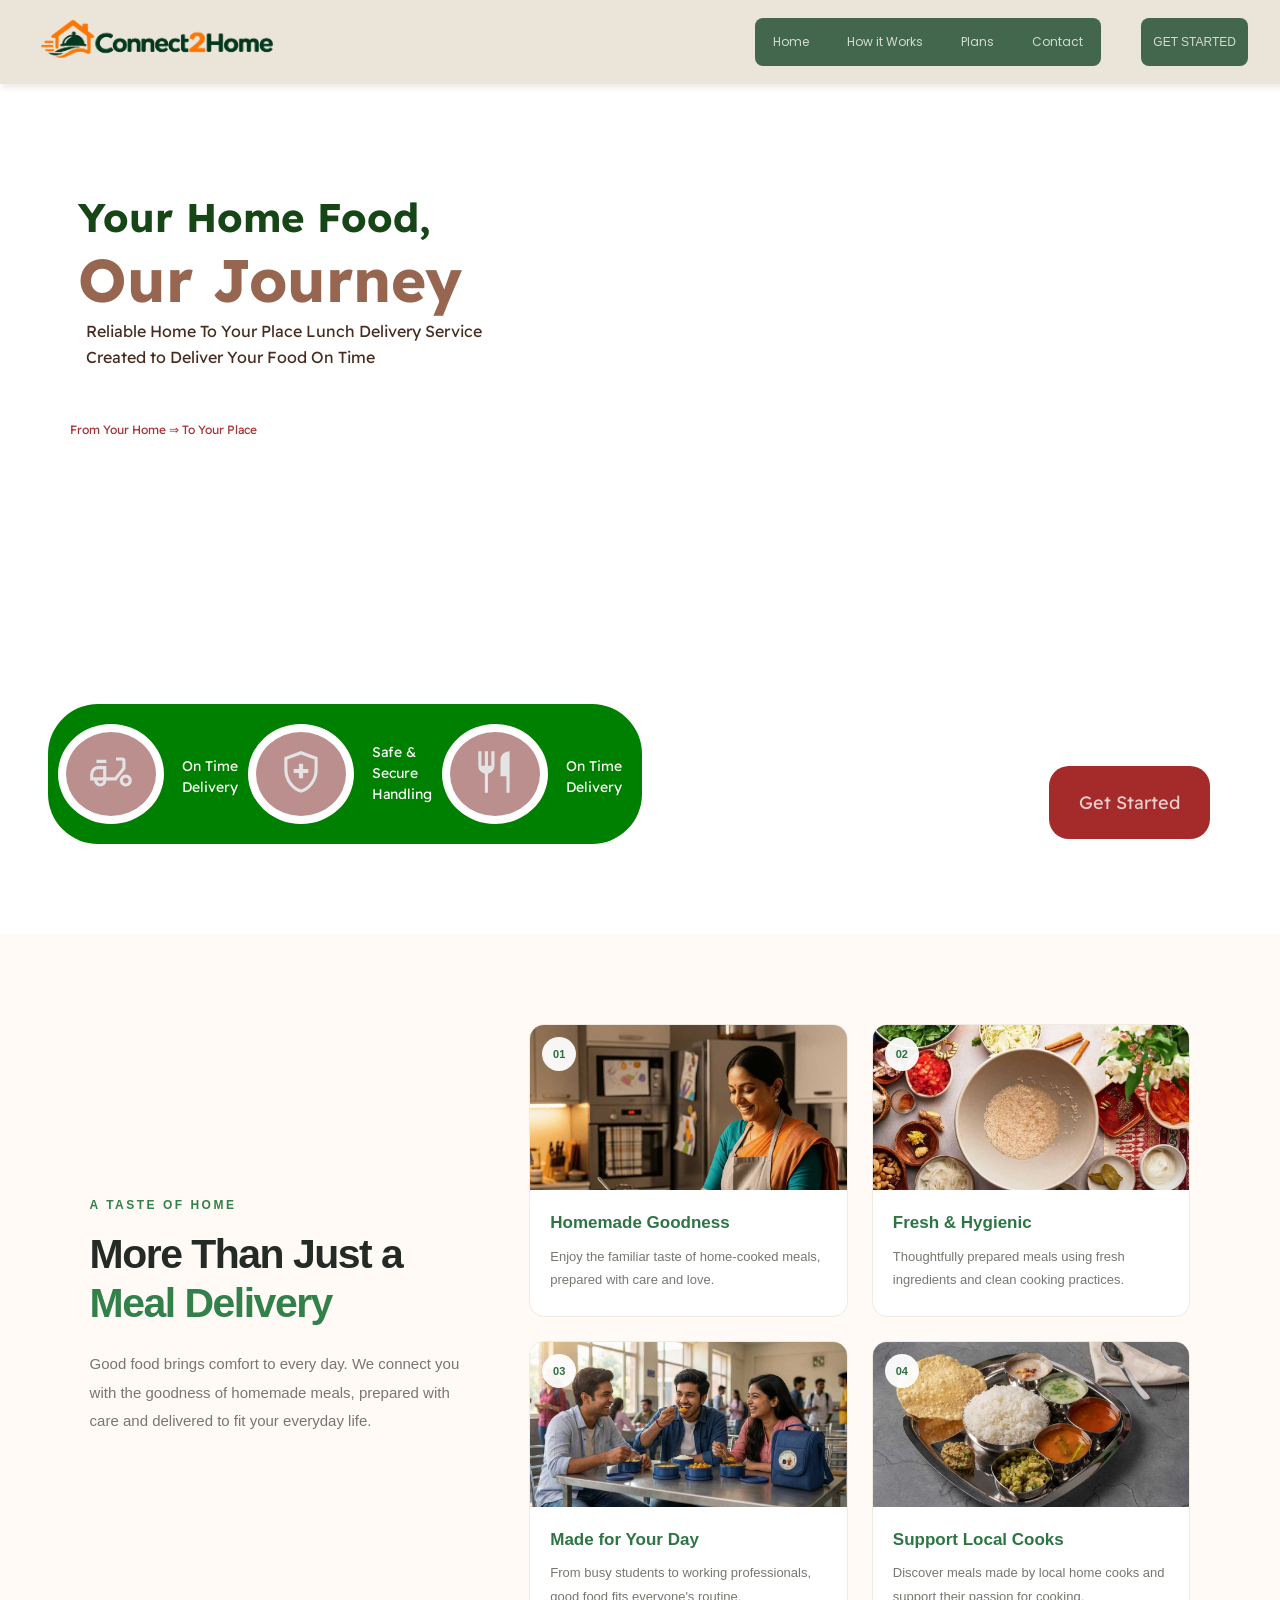
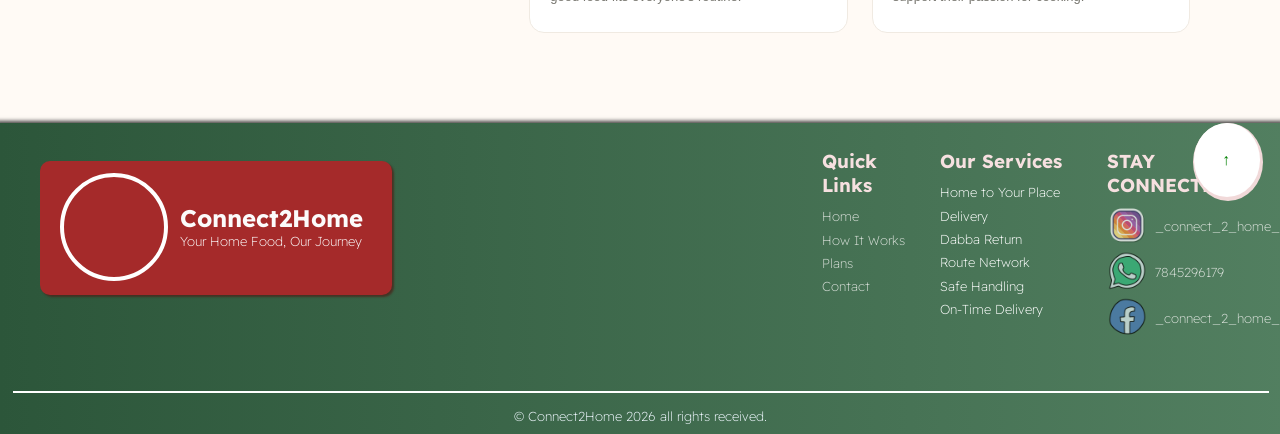
<file: index.html>
<!DOCTYPE html>
<html lang="en">
<head>
    <meta charset="UTF-8">
    <meta name="viewport" content="width=device-width, initial-scale=1.0">
    <title>Connect2Home</title>

    <!-- External css file linking -->
    <link rel="stylesheet" href="asstes/css/index.css">

    <!-- Google font readex pro links -->
    <link rel="preconnect" href="https://fonts.googleapis.com">
    <link rel="preconnect" href="https://fonts.gstatic.com" crossorigin>
    <link href="https://fonts.googleapis.com/css2?family=Chelsea+Market&family=Poppins:ital,wght@0,100;0,200;0,300;0,400;0,500;0,600;0,700;0,800;0,900;1,100;1,200;1,300;1,400;1,500;1,600;1,700;1,800;1,900&family=Readex+Pro:wght@160..700&display=swap" rel="stylesheet">
</head>
<body>
    
    <!-- NAVIGATION BAR -->
    <nav class="home-nav">        
        <!-- logo container, on click redirection to index.html(Home page)-->
        <div>
            <a href = "index.html" alt="Illam2Office">
                <img src="asstes/image/nav-logo.png" width="250px"  height="80px">
            </a>
        </div> 
        
        <!-- links container -->
        <div class="page-link-holder">
            <!-- navigation-page-link -->
            <div class = "page-link">
                <ol>
                    <li><a href="#">Home</a></li>
                    <li><a href="hiw.html">How it Works</a></li>
                    <li><a href="plans.html">Plans</a></li>    
                    <li><a href="contact.html">Contact</a></li>
                </ol>
            </div>
            
            <!-- getstarted-button -->
            <div class = "get-started">
                <a href ="plans.html">GET STARTED</a>
            </div>
        </div>
    </nav>
<main>
    <!--Home section-->
    <section class="home-container-1">        
        <!--home-video.mp4-->
        <video autoplay muted loop playsinline class="section-bg-video">
        <source src="asstes/video/home-video.mp4" type="video/mp4">
        </video>
        
        <!-- title-card -->
        <div class="Home-title">
            <div class="title">
                <h2>Your Home Food,</h2>
                <h1>Our Journey</h1>
                <p>Reliable Home To Your Place Lunch Delivery Service</p>
                <p>Created to Deliver Your Food On Time</p>
            </div>
            <!-- Home-icon-section -->
             <div class="home-icons">
                <div class="homeicons">
                    <img src="asstes\icons\home-delivery.svg" alt="clock" width="50px" height="50px">
                </div>
                <p>On Time<br>Delivery</p>
                <div class = "homeicons">
                    <img src="asstes\icons\home-shield.svg" alt="security" width="50px" height="50px">
                </div>
                <p style = "padding-top: 18px">Safe &<br>Secure<br>Handling</p>
                <div class ="homeicons">
                    <img src="asstes\icons\home-food.svg" alt="Spoons" width="50px" height="50px">
                </div>
                <p>On Time<br>Delivery</p>
            </div>

            <div class="h-para">
             <p>From Your Home &rArr; To Your Place</p>
            </div>
            <br><br>  
        </div>
        <div class = "h-get-started">
                <a href="plans.html"class="cont1h-get">Get Started</a>
                <br><br>               
        </div>
        
    </section>

    <section class="meal-benefits" id="about">
        <div class="benefits-container">
        <!-- Section Introduction -->
            <div class="benefits-intro">
                <span class="section-tag">A TASTE OF HOME</span>
                    <h2>More Than Just a<span>Meal Delivery</span></h2>
                    <p>Good food brings comfort to every day. We connect you with the goodness of homemade meals, prepared with care and delivered to fit your everyday life.</p>
            </div>

        <!-- Feature Cards -->
            <div class="benefits-grid">
                <article class="benefit-card">
                    <div class="benefit-image">
                        <img src="asstes/image/h-img-1.jpg" alt="Fresh homemade Indian meal" loading="lazy">
                        <span class="benefit-number">01</span>
                    </div>

                    <div class="benefit-content">
                        <h3>Homemade Goodness</h3>
                            <p>Enjoy the familiar taste of home-cooked meals, prepared with care and love.</p>
                    </div>
                </article>

                <article class="benefit-card">
                    <div class="benefit-image">
                        <img src="asstes/image/h-img-3.jpg" alt="Fresh ingredients for home cooking" loading="lazy">
                            <span class="benefit-number">02</span>
                    </div>

                    <div class="benefit-content">
                        <h3>Fresh &amp; Hygienic</h3>
                        <p>Thoughtfully prepared meals using fresh ingredients and clean cooking practices.</p>
                    </div>
                </article>

                <article class="benefit-card">
                    <div class="benefit-image">
                        <img src="asstes/image/h-img-2.jpg" alt="Student enjoying a homemade meal" loading="lazy">
                        <span class="benefit-number">03</span>
                    </div>

                    <div class="benefit-content">
                        <h3>Made for Your Day</h3>
                            <p>From busy students to working professionals, good food fits everyone's routine.</p>
                    </div>
                </article>

                <article class="benefit-card">
                    <div class="benefit-image">
                        <img src="asstes/image/h-img-4.jpg" alt="Home cook preparing a meal" loading="lazy">
                        <span class="benefit-number">04</span>
                    </div>

                    <div class="benefit-content">
                        <h3>Support Local Cooks</h3>
                        <p>Discover meals made by local home cooks and support their passion for cooking.</p>
                    </div>
                </article>

            </div>
        </div>
    </section>
    <div class="go-up">
            <a href="#"><p>&uarr;</p></a>
        </div>
    </main>
    <footer class ="home-footer">
        <br>
        <div class="f-container">
            <!-- logo-section -->
            <div class="logo">
                <video src="asstes/video/logo_animation.mp4" width = 100px height ="100px" muted loop autoplay></video>
                    <div class="logo-text"> 
                        <h2>Connect2Home</h2>
                        <p>Your Home Food, Our Journey</p>
                    </div>
            </div>
            
        <div class="f-elements">
                    <!-- QUICK-LINKS-SECTION -->
                    <div class="cont-elements">
                        <h3>Quick Links</h3>
                        <ol>
                            <li><a href="#">Home</a></li>
                            <li><a href="hiw.html">How It Works</a></li>
                            <li><a href="plans.html">Plans</a></li>
                            <li><a href="contact.html">Contact</a></li>
                        </ol>
                    </div>
                    
                    <!-- our-services-section -->
                    <div class="cont-elements">
                        <h3>Our Services</h3>
                        <ol>
                            <li>Home to Your Place Delivery</li>
                            <li>Dabba Return</li>
                            <li>Route Network</li>
                            <li>Safe Handling</li>
                            <li>On-Time Delivery</li>
                        </ol>
                    </div>
                    <!-- stay-connected -->
                    <div class="cont-elements">
                        <h3>STAY CONNECTED</h3>
                        
                        <div class="app-icon">
                            <img src="asstes/image/foot-instagram.png" alt="instagram" width="40px" height="40px">
                            <a href="https://www.instagram.com/_connect_2_home_?xtok=anVmcW5oYzNpZWRv"><p>_connect_2_home_</p></a>
                        </div>
                        
                        <div class="app-icon">
                            <img src="asstes/image/foot-whatsapp.png" alt="Whatsapp" width="40px" height="40px">
                            <a href="https://web.whatsapp.com/"><p>7845296179</p></a>
                        </div>
                        
                        <div class="app-icon">
                            <img src="asstes/image/foot-facebook.png" alt="Facebook" width="40px" height="40px">
                            <a href="https://www.facebook.com/profile.php?id=61596277282783"><p>_connect_2_home_</p></a>
                        </div>
                    </div>
                </div>
        </div>
        <br><br><br>
        <hr>
       <div class="copy">
        <p>&copy; Connect2Home 2026 all rights received.</p>
        </div>
    </footer>
</body>
</html>
</file>
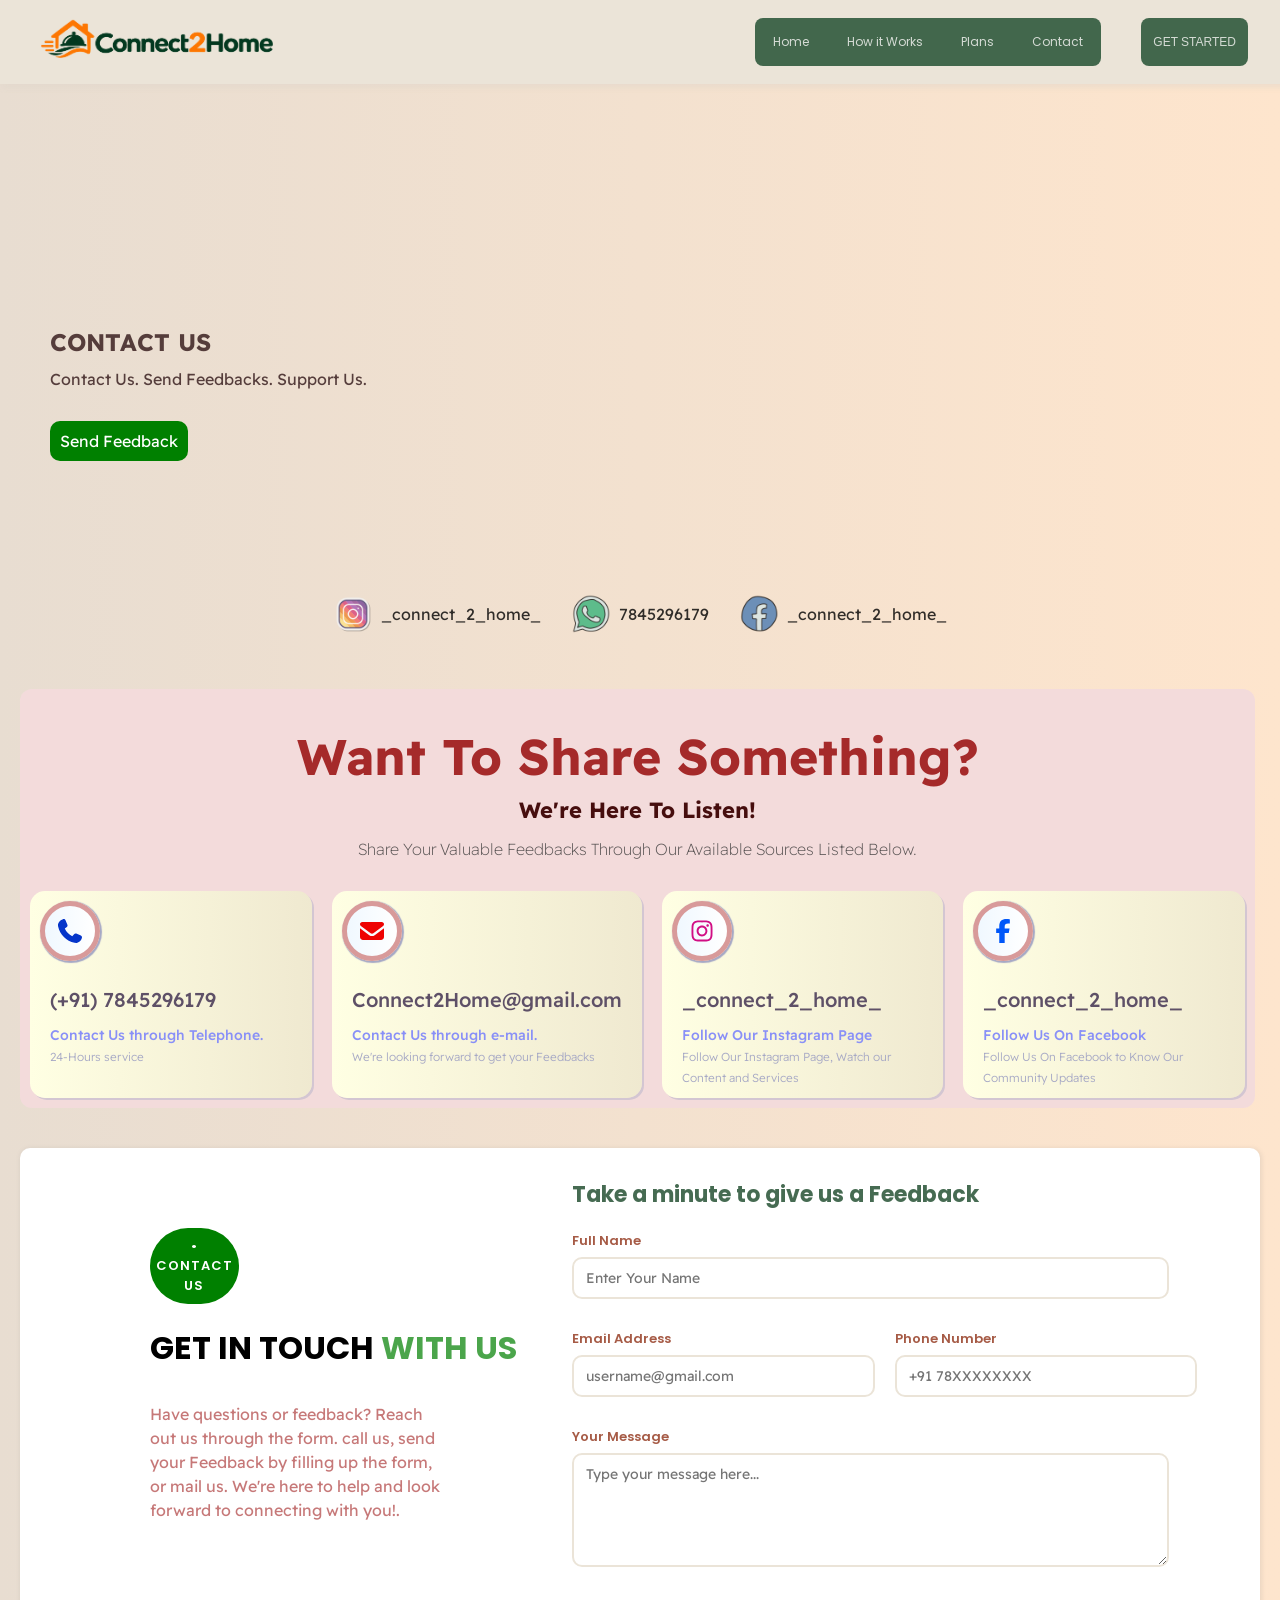
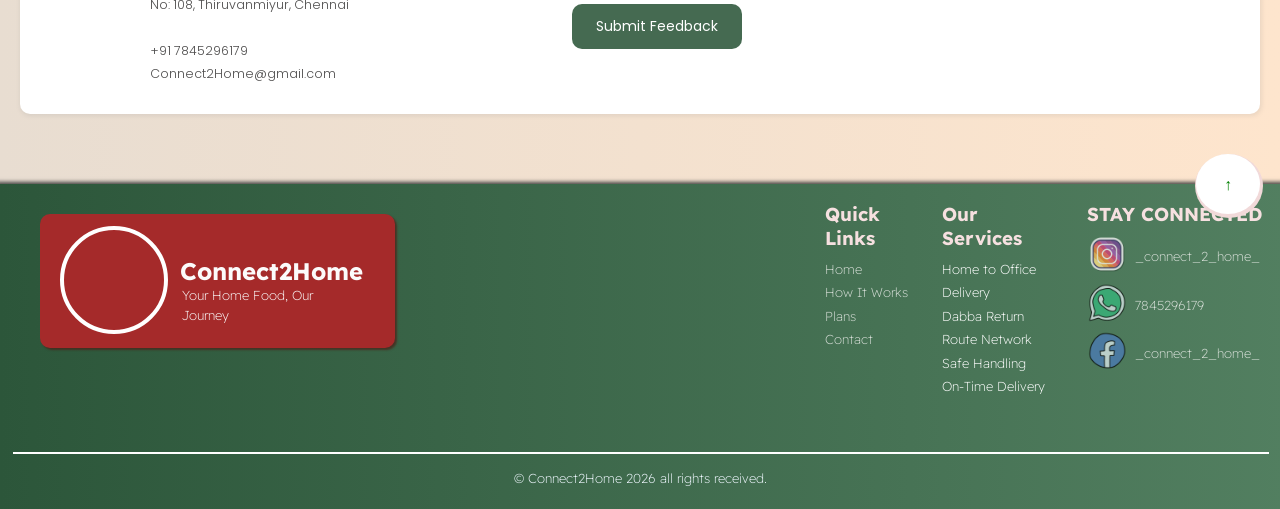
<file: contact.html>
<!DOCTYPE html>
<html lang="en">

<head>
    <meta charset="UTF-8">
    <title>How It Works | Connect2Home</title>
    <script src="asstes/js/script.js" defer></script>
    <link rel="stylesheet" href="asstes/css/index.css">
    <link rel="stylesheet" href="asstes/css/contact.css">
    <link rel="preconnect" href="https://fonts.googleapis.com">
    <link
        href="https://fonts.googleapis.com/css2?family=Chelsea+Market&family=Poppins:wght@400;500;600;700&family=Readex+Pro:wght@300;400;500;600;700&display=swap"
        rel="stylesheet">
</head>

<body>

    <!-- NAVIGATION BAR -->
    <nav class="home-nav">
        <!-- logo container -->
        <div class="logo-img">
            <a href="index.html" alt="Illam2Office"><img src="asstes/image/nav-logo.png" width="250px"
                    height="80px"></a>
        </div>

        <!-- links container -->
        <div class="page-link-holder">
            <!-- navigation-page-link -->
            <div class="page-link">
                <ol>
                    <li><a href="index.html">Home</a></li>
                    <li><a href="hiw.html">How it Works</a></li>
                    <li><a href="plans.html">Plans</a></li>
                    <li><a href="#">Contact</a></li>
                </ol>
            </div>

            <!-- getstarted-button -->
            <div class="get-started">
                <a href="plans.html">GET STARTED</a>
            </div>
        </div>
    </nav>


    <main class="contact-main-container">

        <!-- Contact Title Section-->
        <section class="video-section">
            <video autoplay muted loop playsinline class="bg-video">
                <source src="asstes/video/cont-logo-reveal.mp4" type="video/mp4">
            </video>

            <!--content layer above video -->
            <div class="content">
                <h1>CONTACT US</h1>
                <p>Contact Us. Send Feedbacks. Support Us.</p>
                <a href="#form">Send Feedback</a>
            </div>

            <div class="contact-icon">
                <div class="contact-app-icon">
                    <img src="asstes/image/foot-instagram.png" alt="instagram" width="40px" height="40px">
                    <a href="https://www.instagram.com/_connect_2_home_?xtok=anVmcW5oYzNpZWRv">
                        <p>_connect_2_home_</p>
                    </a>
                </div>

                <div class="contact-app-icon">
                    <img src="asstes/image/foot-whatsapp.png" alt="Whatsapp" width="40px" height="40px">
                    <a href="https://web.whatsapp.com/">
                        <p>7845296179</p>
                    </a>
                </div>

                <div class="contact-app-icon">
                    <img src="asstes/image/foot-facebook.png" alt="Facebook" width="40px" height="40px">
                    <a href="https://www.facebook.com/profile.php?id=61596277282783">_connect_2_home_</a>
                </div>
            </div>

        </section>

        <section class="cont-card-collection">
            <div class="cont-title">
                <h3>Want To Share Something?</h3>
                <h4>We're Here To Listen!</h4>
                <p>Share Your Valuable Feedbacks Through Our Available Sources Listed Below.</p>
            </div>

            <div class="contact-card">
                <div class="cont-cards">
                    <img src="asstes/icons/cont-call1.svg" width="30px" height="30px" class="cont-img">
                    <h4>(+91) 7845296179</h4>
                    <p>Contact Us through Telephone.<br><small>24-Hours service</small></p>
                </div>

                <div class="cont-cards">
                    <img src="asstes/icons/cont-mail1.svg" width="30px" height="30px" class="cont-img">
                    <h4>Connect2Home@gmail.com</h4>
                    <p>Contact Us through e-mail.<br><small>We're looking forward to get your Feedbacks</small></p>
                </div>
                <div class="cont-cards">
                    <img src="asstes/icons/cont-instagram.svg" width="30px" height="30px" class="cont-img">
                    <h4>_connect_2_home_</h4>
                    <p>Follow Our Instagram Page<br><small>Follow Our Instagram Page, Watch our Content and
                            Services</small></p>
                </div>
                <div class="cont-cards">
                    <img src="asstes/icons/cont-facebook.svg" width="30px" height="30px" class="cont-img">
                    <h4>_connect_2_home_</h4>
                    <p>Follow Us On Facebook<br><small>Follow Us On Facebook to Know Our Community Updates</small></p>
                </div>

            </div>
        </section>


        <!-- Form and Info Flex Wrapper -->
        <div class="contact-content-wrapper" id="form">
            <div class="contact-sidebar">
                <span class="sub-head">• CONTACT US</span>
                <div class="contact-title">
                    <h1>GET IN TOUCH <span class="contact-head">WITH US</span></h1>
                </div>
                <p>Have questions or feedback? Reach out us through the form. call us, send your Feedback by filling up
                    the form, or mail us. We're here to help and look forward to connecting with you!.
                <p>
                <div class="contact-text">
                    <small>No: 108, Thiruvanmiyur, Chennai</small><br><br>
                    <small>+91 7845296179</small><br>
                    <small>Connect2Home@gmail.com</small>
                </div>
            </div>
            
            <!-- Contact Form Card -->
            <div class="contact-form-card">
                <h3>Take a minute to give us a Feedback</h3>
                <form id="feedbackForm" action="#" method="POST">
                    <div class="form-group">
                        <label for="name">Full Name</label>
                        <input type="text" id="name" name="name" required placeholder="Enter Your Name">
                    </div>
                    <div class="form-row">
                        <div class="form-column">
                            <label for="email">Email Address</label>
                            <input type="email" id="email" name="email" required placeholder="username@gmail.com">
                        </div>

                        <div class="form-column">
                            <label for="tel">Phone Number</label>
                            <input type="tel" id="tel" name="tel" required placeholder="+91 78XXXXXXXX">
                        </div>
                    </div>

                    <div class="form-group">
                        <label for="message">Your Message</label>
                        <textarea id="message" name="message" rows="5" cols="70" required
                            placeholder="Type your message here..."></textarea>
                    </div>

                    <!-- CRITICAL: Must be type="submit" -->
                    <button type="submit" class="contact-submit-btn">Submit Feedback</button>
                </form>
            </div>
        </div>
        <div class="cont-go-up">
            <a href="#"><p>&uarr;</p></a>
        </div>
    </main>

    <!--Footer-section-->
    <footer class="home-footer">
        <!-- <br> -->
        <div class="f-container">
            <!-- logo-section -->
            <div class="logo">
                <video src="asstes/video/logo_animation.mp4" width=100px height="100px" muted loop autoplay></video>
                <div class="logo-text">
                    <h2>Connect2Home</h2>
                    <p>Your Home Food, Our Journey</p>
                </div>
            </div>
            <!-- QUICK-LINKS-SECTION -->
            <div class="f-elements">
                <div class="cont-elements">
                    <h3>Quick Links</h3>
                    <ol>
                        <li><a href="index.html">Home</a></li>
                        <li><a href="hiw.html">How It Works</a></li>
                        <li><a href="plans.html">Plans</a></li>
                        <li><a href="#">Contact</a></li>
                    </ol>
                </div>

                <!-- our-services-section -->
                <div class="cont-elements">
                    <h3>Our Services</h3>
                    <ol>
                        <li>Home to Office Delivery</li>
                        <li>Dabba Return</li>
                        <li>Route Network</li>
                        <li>Safe Handling</li>
                        <li>On-Time Delivery</li>
                    </ol>
                </div>
                <!-- stay-connected -->
                <div class="cont-elements">
                    <h3>STAY CONNECTED</h3>

                    <div class="app-icon">
                        <img src="asstes/image/foot-instagram.png" alt="instagram" width="40px" height="40px">
                        <a href="https://www.instagram.com/_connect_2_home_?xtok=anVmcW5oYzNpZWRv">
                            <p>_connect_2_home_</p>
                        </a>
                    </div>

                    <div class="app-icon">
                        <img src="asstes/image/foot-whatsapp.png" alt="Whatsapp" width="40px" height="40px">
                        <a href="https://web.whatsapp.com/">
                            <p>7845296179</p>
                        </a>
                    </div>

                    <div class="app-icon">
                        <img src="asstes/image/foot-facebook.png" alt="Facebook" width="40px" height="40px">
                        <a href="https://www.facebook.com/profile.php?id=61596277282783">
                            <p>_connect_2_home_</p>
                        </a>
                    </div>
                </div>
            </div>
        </div>
        <br><br><br>
        <hr>
        <div class="copy">
            <p>&copy; Connect2Home 2026 all rights received.</p>
        </div>
    </footer>

</body>

</html>
</file>
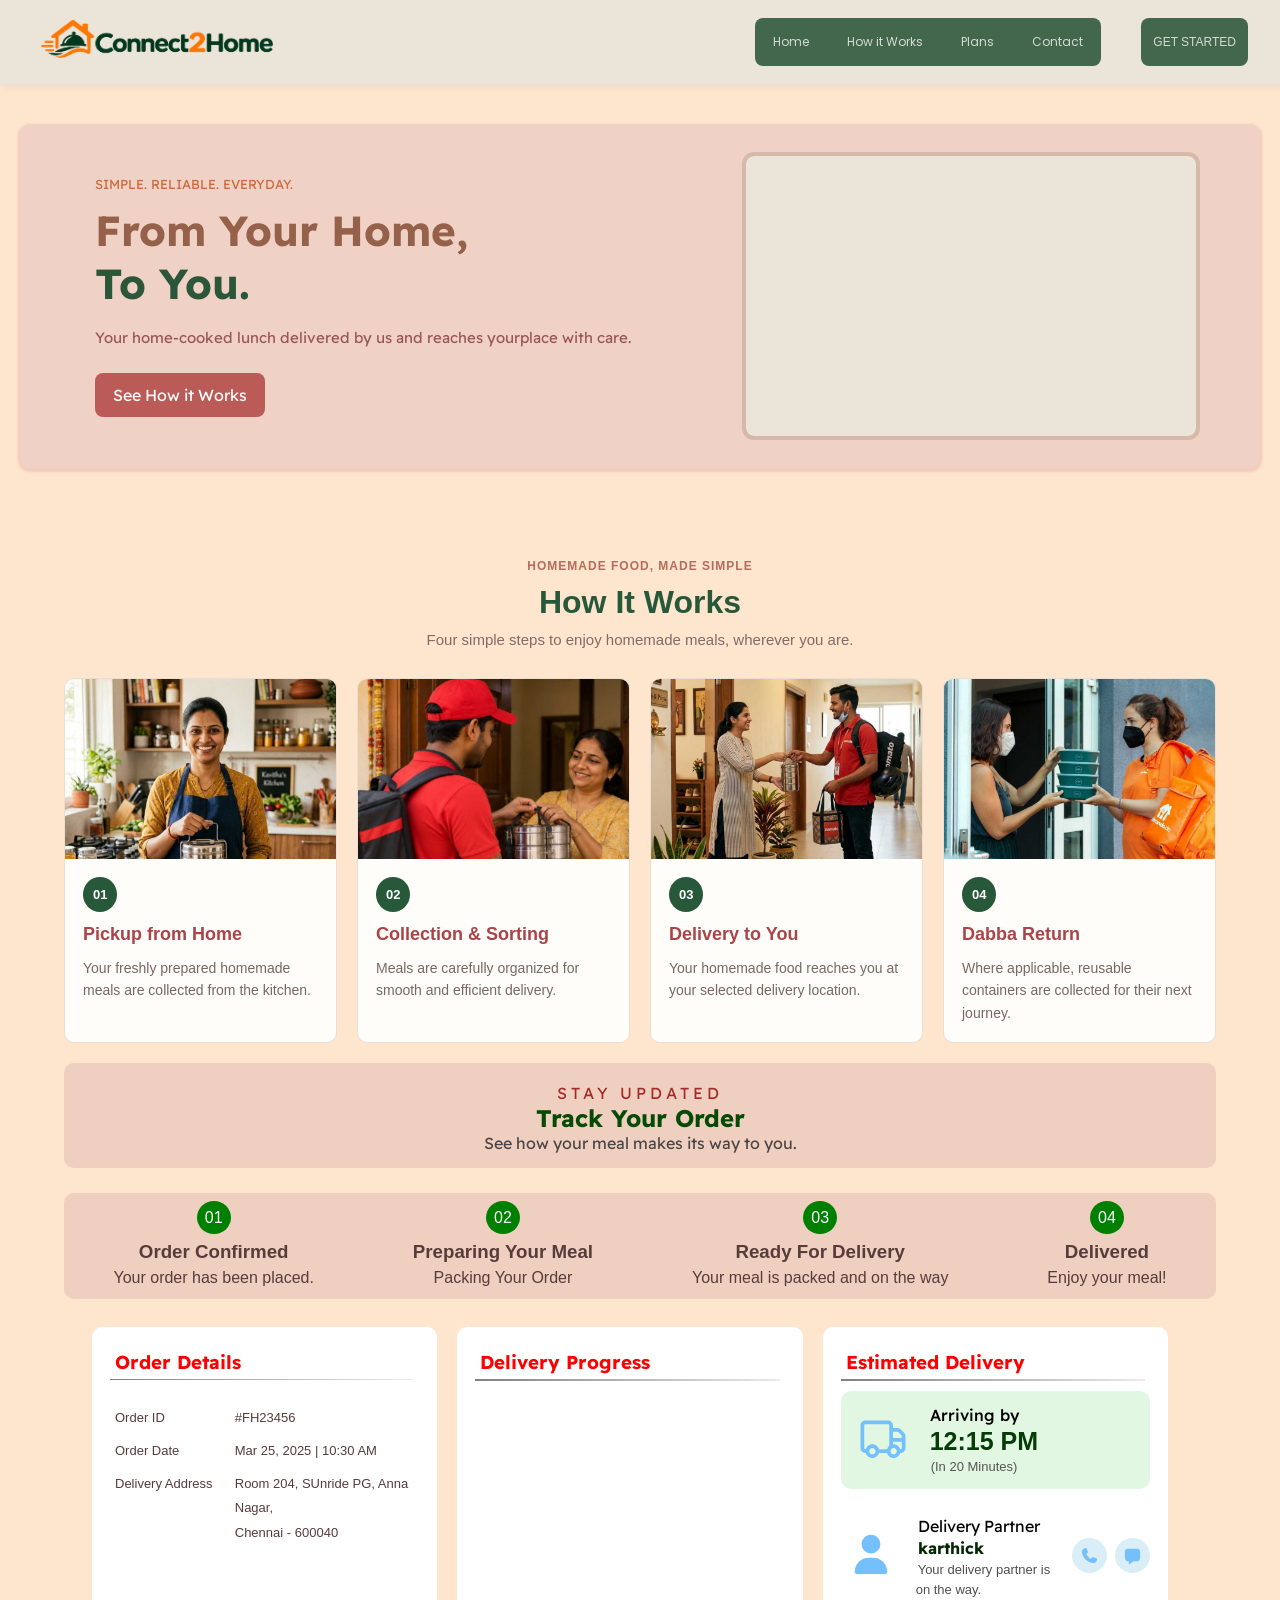
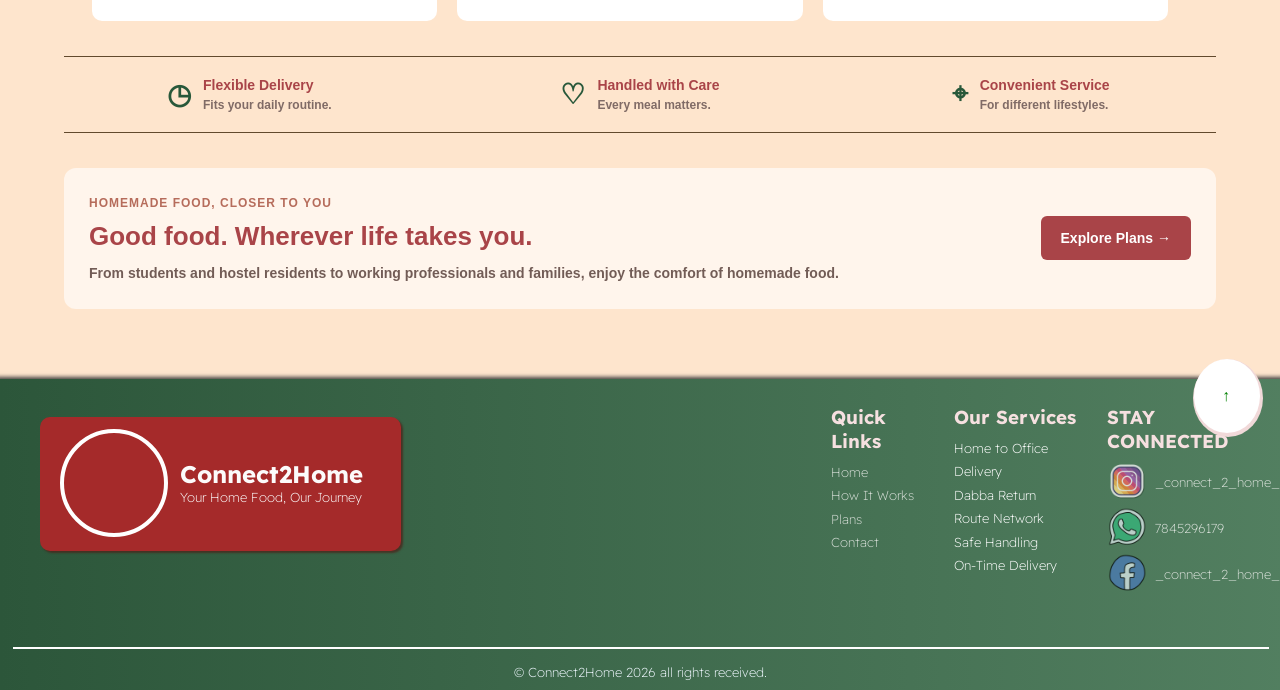
<file: hiw.html>
<!DOCTYPE html>
<html lang="en">

<head>
    <meta charset="UTF-8">
    <title>How It Works | Connect2Home</title>
    <link rel="stylesheet" href="asstes/css/index.css">
    <link rel="stylesheet" href="asstes/css/hiw.css">
    <link rel="preconnect" href="https://fonts.googleapis.com">
    <link
        href="https://fonts.googleapis.com/css2?family=Chelsea+Market&family=Poppins:wght@400;500;600;700&family=Readex+Pro:wght@300;400;500;600;700&display=swap"
        rel="stylesheet">
</head>

<body>
    <!-- NAVIGATION BAR -->
    <nav class="home-nav">
        <!-- logo container -->
        <div class="logo-img">
            <a href="index.html" alt="Illam2Office"><img src="asstes/image/nav-logo.png" width="250px" height="80px"></a>
        </div>

        <!-- links container -->
        <div class="page-link-holder">
            <!-- navigation-page-link -->
            <div class="page-link">
                <ol>
                    <li><a href="index.html">Home</a></li>
                    <li><a href="#">How it Works</a></li>
                    <li><a href="plans.html">Plans</a></li>
                    <li><a href="contact.html">Contact</a></li>
                </ol>
            </div>

            <!-- getstarted-button -->
            <div class="get-started">
                <a href="plans.html">GET STARTED</a>
            </div>
        </div>
    </nav>

    <main>
        <section class="page-hero">
            <div class="hero-copy">
                <p class="eyebrow">SIMPLE. RELIABLE. EVERYDAY.</p>
                <h1>From Your Home,<br><span>To You.</span></h1>
                <p class="lead">Your home-cooked lunch delivered by us and reaches yourplace with care.</p>
                <a class="page-button" href="#how-it-works">See How it Works</a>

            </div>
            <div class="hero-art">
                <video autoplay muted loop playsinline class="hero-bg-video">
                    <source src="asstes/video/home-video.mp4" type="video/mp4">
                </video>
            </div>
        </section>


        <section class="how-it-works" id="how-it-works">
            <div class="hiw-header">
                <br>
                <span class="hiw-eyebrow">HOMEMADE FOOD, MADE SIMPLE</span>
                <h2>How It Works</h2>
                <p>Four simple steps to enjoy homemade meals, wherever you are.</p>
            </div>

            <div class="hiw-grid">
                <article class="hiw-card">
                    <div class="hiw-image">
                        <img src="asstes/image/hiw-img-4.jpg" alt="Homemade food prepared in a home kitchen"
                            loading="lazy">
                    </div>
                    <div class="hiw-content">
                        <span class="hiw-number">01</span>
                        <h3>Pickup from Home</h3>
                        <p>Your freshly prepared homemade meals are collected from the kitchen.</p>
                    </div>
                </article>

                <article class="hiw-card">
                    <div class="hiw-image">
                        <img src="asstes/image/hiw-img-3.jpg" alt="Food collection and preparation" loading="lazy">
                    </div>
                    <div class="hiw-content">
                        <span class="hiw-number">02</span>
                        <h3>Collection &amp; Sorting</h3>
                        <p>Meals are carefully organized for smooth and efficient delivery.</p>
                    </div>
                </article>

                <article class="hiw-card">
                    <div class="hiw-image">
                        <img src="asstes/image/hiw-img-2.jpg" alt="People in their everyday work and study environment">
                    </div>
                    <div class="hiw-content">
                        <span class="hiw-number">03</span>
                        <h3>Delivery to You</h3>
                        <p>Your homemade food reaches you at your selected delivery location.</p>
                    </div>
                </article>

                <article class="hiw-card">
                    <div class="hiw-image">
                        <img src="asstes/image/hiw-img-1.jpg" alt="Fresh ingredients and food containers">
                    </div>
                    <div class="hiw-content">
                        <span class="hiw-number">04</span>
                        <h3>Dabba Return</h3>
                        <p>Where applicable, reusable containers are collected for their next journey.</p>
                    </div>
                </article>
            </div>
            <!-- tracking-roadmap -->
            <div class="tracking-section">
                <div class="track-head">
                    <span>STAY UPDATED</span>
                    <h1>Track Your Order</h1>
                    <p>See how your meal makes its way to you.</p>
                </div>
                <div class="track-step">
                    <div class="tnum">
                        <span>01</span>
                        <div class="tnum-cont">
                            <h3>Order Confirmed</h3>
                            <p>Your order has been placed.</p>
                        </div>
                    </div>
                    <div class="tnum">
                        <span>02</span>
                        <div class="tnum-cont">
                            <h3>Preparing Your Meal</h3>
                            <p>Packing Your Order</p>
                        </div>

                    </div>
                    <div class="tnum">
                        <span>03</span>
                        <div class="tnum-cont">
                            <h3>Ready For Delivery</h3>
                            <p>Your meal is packed and on the way</p>
                        </div>
                    </div>
                    <div class="tnum">
                        <span>04</span>
                        <div class="tnum-cont">
                            <h3>Delivered</h3>
                            <p>Enjoy your meal!</p>
                        </div>
                    </div>
                </div>
                <div class="t-details-cards">
                    <div class="order-details">
                        <h3>Order Details</h3>
                        <hr>
                        <div class="order-detail">
                            <div class="order-label">
                                <p>Order ID</p>
                                <p>Order Date</p>
                                <p>Delivery Address</p>
                            </div>

                            <div class="order-value">
                                <p>#FH23456</p>
                                <p>Mar 25, 2025 | 10:30 AM</p>
                                <p>Room 204, SUnride PG, Anna Nagar, <br>Chennai - 600040</p>
                            </div>
                        </div>

                    </div>
                    <div class="d-progress">
                        <h3>Delivery Progress</h3>
                        <hr>
                        <div class="track-video">
                            <video class="t-video" autoplay muted loop>
                                <source src="asstes/video/tracking.mp4" type="video/mp4">
                            </video>
                        </div>
                    </div>
                    <div class="est-delivery">
                        <h3>Estimated Delivery</h3>
                        <hr>
                        <div class="estd-time">
                            <div class="estd-icon">
                                <img src="asstes/icons/hiw-truck-del.svg" width="50px" height="50px">
                            </div>
                            <div class="estd-details">
                                <h4>Arriving by</h4>
                                <h1>12:15 PM</h1>
                                <p>(In 20 Minutes)</p>
                            </div>
                        </div>
                        <div class="del-details">
                            <div class="del-icon">
                                <img src="asstes/icons/hiw-Profile.svg" width="50px" height="50px">
                            </div>
                            <div class="del-part">
                                <p>Delivery Partner</p>
                                <span class="part-name"><b>karthick<b></span><br>
                                <span class="part-info">Your delivery partner is on the way.</span>
                            </div>
                            <div class="estd-contact">
                                <div class="call">
                                    <img src="asstes/icons/hiw-call-del.svg">
                                </div>
                                <div class="msg">
                                    <img src="asstes/icons/hiw-message.svg">
                                </div>
                            </div>
                        </div>
                    </div>
                </div>
                <div class="track-info">
                </div>
            </div>
            <div class="hiw-benefits">
                <div class="hiw-benefit">
                    <span class="hiw-benefit-icon" aria-hidden="true">◷</span>
                    <div>
                        <h4>Flexible Delivery</h4>
                        <p>Fits your daily routine.</p>
                    </div>
                </div>

                <div class="hiw-benefit">
                    <span class="hiw-benefit-icon" aria-hidden="true">♡</span>
                    <div>
                        <h4>Handled with Care</h4>
                        <p>Every meal matters.</p>
                    </div>
                </div>

                <div class="hiw-benefit">
                    <span class="hiw-benefit-icon" aria-hidden="true">⌖</span>
                    <div>
                        <h4>Convenient Service</h4>
                        <p>For different lifestyles.</p>
                    </div>
                </div>
            </div>

            <div class="hiw-cta">
                <div class="hiw-cta-text">
                    <span class="hiw-eyebrow">HOMEMADE FOOD, CLOSER TO YOU</span>
                    <h2>Good food. Wherever life takes you.</h2>
                    <p>
                        From students and hostel residents to working professionals
                        and families, enjoy the comfort of homemade food.
                    </p>
                </div>


                <a href="plans.html" class="hiw-cta-button">
                    Explore Plans <span aria-hidden="true">→</span>
                </a>
            </div>
        </section>
        <div class="go-up">
            <a href="#">
                <p>&uarr;</p>
            </a>
        </div>
    </main>

    <footer class="home-footer">
        <br>
        <div class="f-container">
            <!-- logo-section -->
            <div class="logo">
                <video src="asstes/video/logo_animation.mp4" width=100px height="100px" muted loop autoplay></video>
                <div class="logo-text">
                    <h2>Connect2Home</h2>
                    <p>Your Home Food, Our Journey</p>
                </div>
            </div>
            <!-- QUICK-LINKS-SECTION -->
            <div class="f-elements">
                <div class="cont-elements">
                    <h3>Quick Links</h3>
                    <ol>
                        <li><a href="index.html">Home</a></li>
                        <li><a href="#">How It Works</a></li>
                        <li><a href="plans.html">Plans</a></li>
                        <li><a href="contact.html">Contact</a></li>
                    </ol>
                </div>

                <!-- our-services-section -->
                <div class="cont-elements">
                    <h3>Our Services</h3>
                    <ol>
                        <li>Home to Office Delivery</li>
                        <li>Dabba Return</li>
                        <li>Route Network</li>
                        <li>Safe Handling</li>
                        <li>On-Time Delivery</li>
                    </ol>
                </div>
                <!-- stay-connected -->
                <div class="cont-elements">
                    <h3>STAY CONNECTED</h3>

                    <div class="app-icon">
                        <img src="asstes/image/foot-instagram.png" alt="instagram" width="40px" height="40px">
                        <a href="https://www.instagram.com/_connect_2_home_?xtok=anVmcW5oYzNpZWRv">
                            <p>_connect_2_home_</p>
                        </a>
                    </div>

                    <div class="app-icon">
                        <img src="asstes/image/foot-whatsapp.png" alt="Whatsapp" width="40px" height="40px">
                        <a href="https://web.whatsapp.com/">
                            <p>7845296179</p>
                        </a>
                    </div>

                    <div class="app-icon">
                        <img src="asstes/image/foot-facebook.png" alt="Facebook" width="40px" height="40px">
                        <a href="https://www.facebook.com/profile.php?id=61596277282783">
                            <p>_connect_2_home_</p>
                        </a>
                    </div>
                </div>
            </div>
        </div>
        <br><br><br>
        <hr>
        <div class="copy">
            <p>&copy; Connect2Home 2026 all rights received.</p>
        </div>
    </footer>
</body>

</html>
</file>
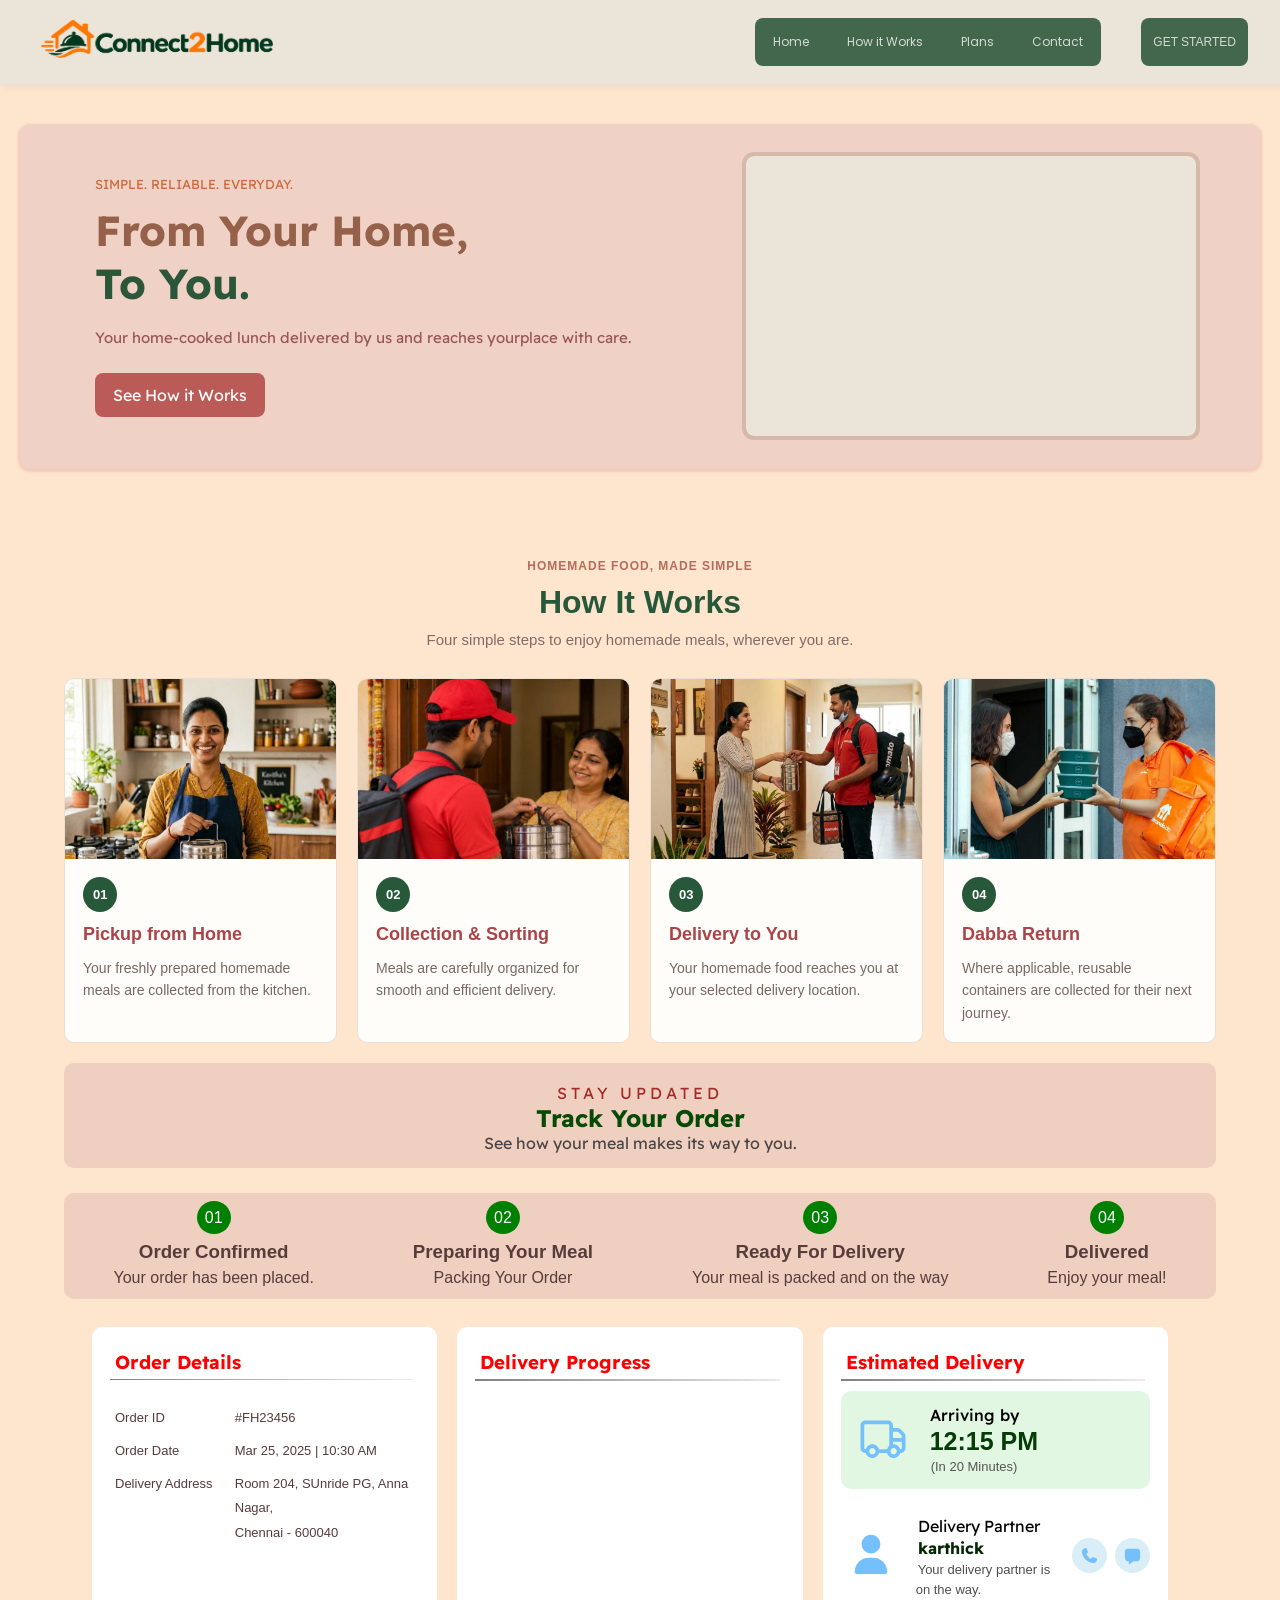
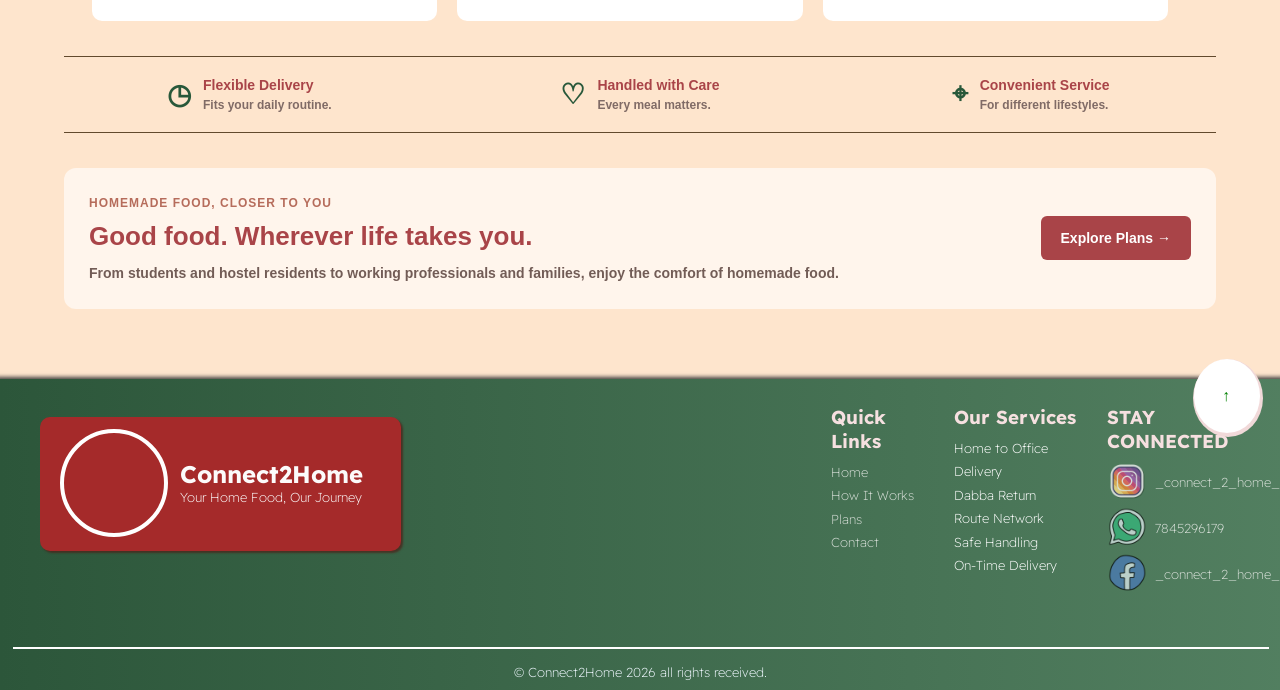
<file: HIW.html>
<!DOCTYPE html>
<html lang="en">

<head>
    <meta charset="UTF-8">
    <title>How It Works | Connect2Home</title>
    <link rel="stylesheet" href="asstes/css/index.css">
    <link rel="stylesheet" href="/asstes/css/hiw.css">
    <link rel="preconnect" href="https://fonts.googleapis.com">
    <link
        href="https://fonts.googleapis.com/css2?family=Chelsea+Market&family=Poppins:wght@400;500;600;700&family=Readex+Pro:wght@300;400;500;600;700&display=swap"
        rel="stylesheet">
</head>

<body>
    <!-- NAVIGATION BAR -->
    <nav class="home-nav">
        <!-- logo container -->
        <div class="logo-img">
            <a href="index.html" alt="Illam2Office"><img src="asstes/image/nav-logo.png" width="250px"
                    height="80px"></a>
        </div>

        <!-- links container -->
        <div class="page-link-holder">
            <!-- navigation-page-link -->
            <div class="page-link">
                <ol>
                    <li><a href="index.html">Home</a></li>
                    <li><a href="hiw.html">How it Works</a></li>
                    <li><a href="plans.html">Plans</a></li>
                    <li><a href="contact.html">Contact</a></li>
                </ol>
            </div>

            <!-- getstarted-button -->
            <div class="get-started">
                <a href="plans.html">GET STARTED</a>
            </div>
        </div>
    </nav>

    <main>
        <section class="page-hero">
            <div class="hero-copy">
                <p class="eyebrow">SIMPLE. RELIABLE. EVERYDAY.</p>
                <h1>From Your Home,<br><span>To You.</span></h1>
                <p class="lead">Your home-cooked lunch delivered by us and reaches yourplace with care.</p>
                <a class="page-button" href="#how-it-works">See How it Works</a>

            </div>
            <div class="hero-art">
                <video autoplay muted loop playsinline class="hero-bg-video">
                    <source src="asstes/video/home-video.mp4" type="video/mp4">
                </video>
            </div>
        </section>


        <section class="how-it-works" id="how-it-works">
            <div class="hiw-header">
                <br>
                <span class="hiw-eyebrow">HOMEMADE FOOD, MADE SIMPLE</span>
                <h2>How It Works</h2>
                <p>Four simple steps to enjoy homemade meals, wherever you are.</p>
            </div>

            <div class="hiw-grid">
                <article class="hiw-card">
                    <div class="hiw-image">
                        <img src="asstes/image/hiw-img-4.jpg" alt="Homemade food prepared in a home kitchen"
                            loading="lazy">
                    </div>
                    <div class="hiw-content">
                        <span class="hiw-number">01</span>
                        <h3>Pickup from Home</h3>
                        <p>Your freshly prepared homemade meals are collected from the kitchen.</p>
                    </div>
                </article>

                <article class="hiw-card">
                    <div class="hiw-image">
                        <img src="asstes/image/hiw-img-3.jpg" alt="Food collection and preparation" loading="lazy">
                    </div>
                    <div class="hiw-content">
                        <span class="hiw-number">02</span>
                        <h3>Collection &amp; Sorting</h3>
                        <p>Meals are carefully organized for smooth and efficient delivery.</p>
                    </div>
                </article>

                <article class="hiw-card">
                    <div class="hiw-image">
                        <img src="asstes/image/hiw-img-2.jpg" alt="People in their everyday work and study environment">
                    </div>
                    <div class="hiw-content">
                        <span class="hiw-number">03</span>
                        <h3>Delivery to You</h3>
                        <p>Your homemade food reaches you at your selected delivery location.</p>
                    </div>
                </article>

                <article class="hiw-card">
                    <div class="hiw-image">
                        <img src="asstes/image/hiw-img-1.jpg" alt="Fresh ingredients and food containers">
                    </div>
                    <div class="hiw-content">
                        <span class="hiw-number">04</span>
                        <h3>Dabba Return</h3>
                        <p>Where applicable, reusable containers are collected for their next journey.</p>
                    </div>
                </article>
            </div>
            <!-- tracking-roadmap -->
            <div class="tracking-section">
                <div class="track-head">
                    <span>STAY UPDATED</span>
                    <h1>Track Your Order</h1>
                    <p>See how your meal makes its way to you.</p>
                </div>
                <div class="track-step">
                    <div class="tnum">
                        <span>01</span>
                        <div class="tnum-cont">
                            <h3>Order Confirmed</h3>
                            <p>Your order has been placed.</p>
                        </div>
                    </div>
                    <div class="tnum">
                        <span>02</span>
                        <div class="tnum-cont">
                            <h3>Preparing Your Meal</h3>
                            <p>Packing Your Order</p>
                        </div>

                    </div>
                    <div class="tnum">
                        <span>03</span>
                        <div class="tnum-cont">
                            <h3>Ready For Delivery</h3>
                            <p>Your meal is packed and on the way</p>
                        </div>
                    </div>
                    <div class="tnum">
                        <span>04</span>
                        <div class="tnum-cont">
                            <h3>Delivered</h3>
                            <p>Enjoy your meal!</p>
                        </div>
                    </div>
                </div>
                <div class="t-details-cards">
                    <div class="order-details">
                        <h3>Order Details</h3>
                        <hr>
                        <div class="order-detail">
                            <div class="order-label">
                                <p>Order ID</p>
                                <p>Order Date</p>
                                <p>Delivery Address</p>
                            </div>

                            <div class="order-value">
                                <p>#FH23456</p>
                                <p>Mar 25, 2025 | 10:30 AM</p>
                                <p>Room 204, SUnride PG, Anna Nagar, <br>Chennai - 600040</p>
                            </div>
                        </div>

                    </div>
                    <div class="d-progress">
                        <h3>Delivery Progress</h3>
                        <hr>
                        <div class="track-video">
                            <video class="t-video" autoplay muted loop>
                                <source src="asstes/video/tracking.mp4" type="video/mp4">
                            </video>
                        </div>
                    </div>
                    <div class="est-delivery">
                        <h3>Estimated Delivery</h3>
                        <hr>
                        <div class="estd-time">
                            <div class="estd-icon">
                                <img src="asstes/icons/hiw-truck-del.svg" width="50px" height="50px">
                            </div>
                            <div class="estd-details">
                                <h4>Arriving by</h4>
                                <h1>12:15 PM</h1>
                                <p>(In 20 Minutes)</p>
                            </div>
                        </div>
                        <div class="del-details">
                            <div class="del-icon">
                                <img src="asstes/icons/hiw-Profile.svg" width="50px" height="50px">
                            </div>
                            <div class="del-part">
                                <p>Delivery Partner</p>
                                <span class="part-name"><b>karthick<b></span><br>
                                <span class="part-info">Your delivery partner is on the way.</span>
                            </div>
                            <div class="estd-contact">
                                <div class="call">
                                    <img src="asstes/icons/hiw-call-del.svg">
                                </div>
                                <div class="msg">
                                    <img src="asstes/icons/hiw-message.svg">
                                </div>
                            </div>
                        </div>
                    </div>
                </div>
                <div class="track-info">
                </div>
            </div>
            <div class="hiw-benefits">
                <div class="hiw-benefit">
                    <span class="hiw-benefit-icon" aria-hidden="true">◷</span>
                    <div>
                        <h4>Flexible Delivery</h4>
                        <p>Fits your daily routine.</p>
                    </div>
                </div>

                <div class="hiw-benefit">
                    <span class="hiw-benefit-icon" aria-hidden="true">♡</span>
                    <div>
                        <h4>Handled with Care</h4>
                        <p>Every meal matters.</p>
                    </div>
                </div>

                <div class="hiw-benefit">
                    <span class="hiw-benefit-icon" aria-hidden="true">⌖</span>
                    <div>
                        <h4>Convenient Service</h4>
                        <p>For different lifestyles.</p>
                    </div>
                </div>
            </div>

            <div class="hiw-cta">
                <div class="hiw-cta-text">
                    <span class="hiw-eyebrow">HOMEMADE FOOD, CLOSER TO YOU</span>
                    <h2>Good food. Wherever life takes you.</h2>
                    <p>
                        From students and hostel residents to working professionals
                        and families, enjoy the comfort of homemade food.
                    </p>
                </div>


                <a href="plans.html" class="hiw-cta-button">
                    Explore Plans <span aria-hidden="true">→</span>
                </a>
            </div>
        </section>
        <div class="go-up">
            <a href="#">
                <p>&uarr;</p>
            </a>
        </div>
    </main>

    <footer class="home-footer">
        <br>
        <div class="f-container">
            <!-- logo-section -->
            <div class="logo">
                <video src="asstes/video/logo_animation.mp4" width=100px height="100px" muted loop autoplay></video>
                <div class="logo-text">
                    <h2>Connect2Home</h2>
                    <p>Your Home Food, Our Journey</p>
                </div>
            </div>
            <!-- QUICK-LINKS-SECTION -->
            <div class="f-elements">
                <div class="cont-elements">
                    <h3>Quick Links</h3>
                    <ol>
                        <li><a href="index.html">Home</a></li>
                        <li><a href="hiw.html">How It Works</a></li>
                        <li><a href="plans.html">Plans</a></li>
                        <li><a href="contact.html">Contact</a></li>
                    </ol>
                </div>

                <!-- our-services-section -->
                <div class="cont-elements">
                    <h3>Our Services</h3>
                    <ol>
                        <li>Home to Office Delivery</li>
                        <li>Dabba Return</li>
                        <li>Route Network</li>
                        <li>Safe Handling</li>
                        <li>On-Time Delivery</li>
                    </ol>
                </div>
                <!-- stay-connected -->
                <div class="cont-elements">
                    <h3>STAY CONNECTED</h3>

                    <div class="app-icon">
                        <img src="asstes/image/foot-instagram.png" alt="instagram" width="40px" height="40px">
                        <a href="https://www.instagram.com/_connect_2_home_?xtok=anVmcW5oYzNpZWRv">
                            <p>_connect_2_home_</p>
                        </a>
                    </div>

                    <div class="app-icon">
                        <img src="asstes/image/foot-whatsapp.png" alt="Whatsapp" width="40px" height="40px">
                        <a href="https://web.whatsapp.com/">
                            <p>7845296179</p>
                        </a>
                    </div>

                    <div class="app-icon">
                        <img src="asstes/image/foot-facebook.png" alt="Facebook" width="40px" height="40px">
                        <a href="https://www.facebook.com/profile.php?id=61596277282783">
                            <p>_connect_2_home_</p>
                        </a>
                    </div>
                </div>
            </div>
        </div>
        <br><br><br>
        <hr>
        <div class="copy">
            <p>&copy; Connect2Home 2026 all rights received.</p>
        </div>
    </footer>
</body>

</html>
</file>
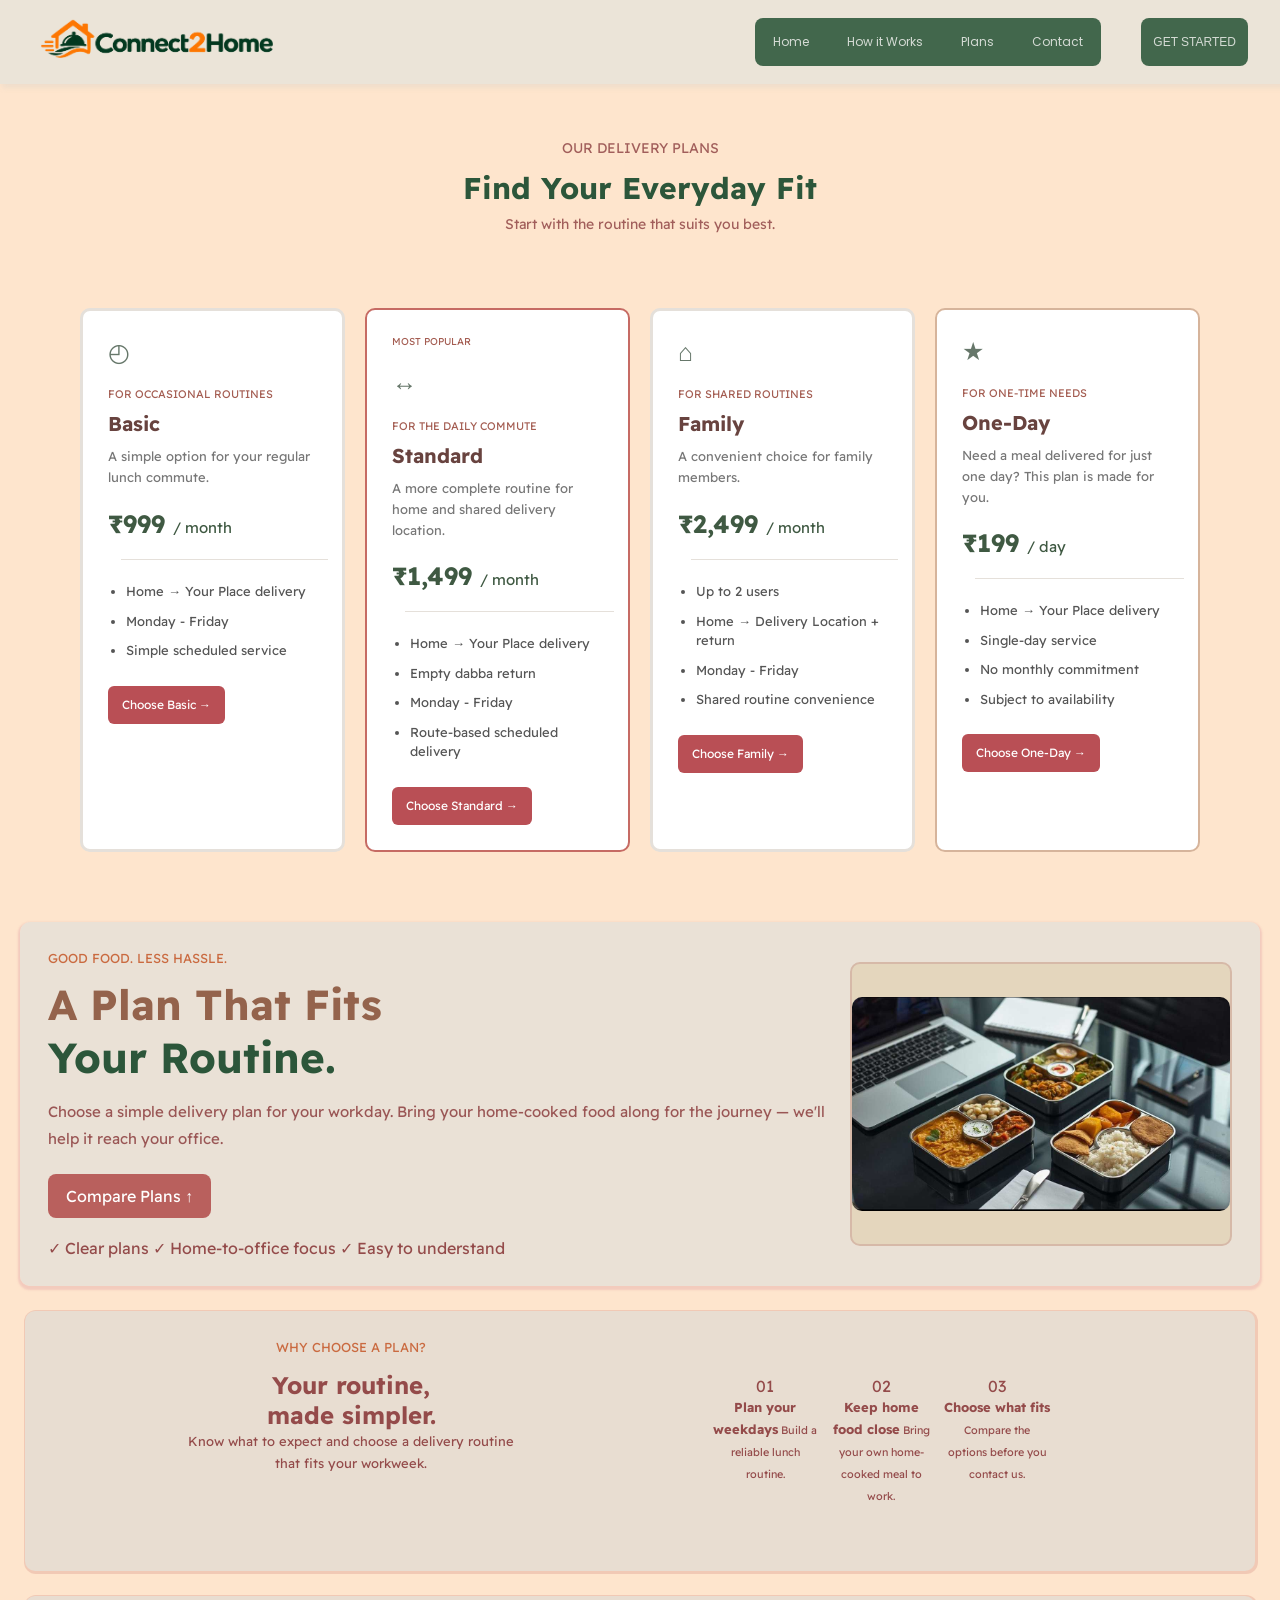
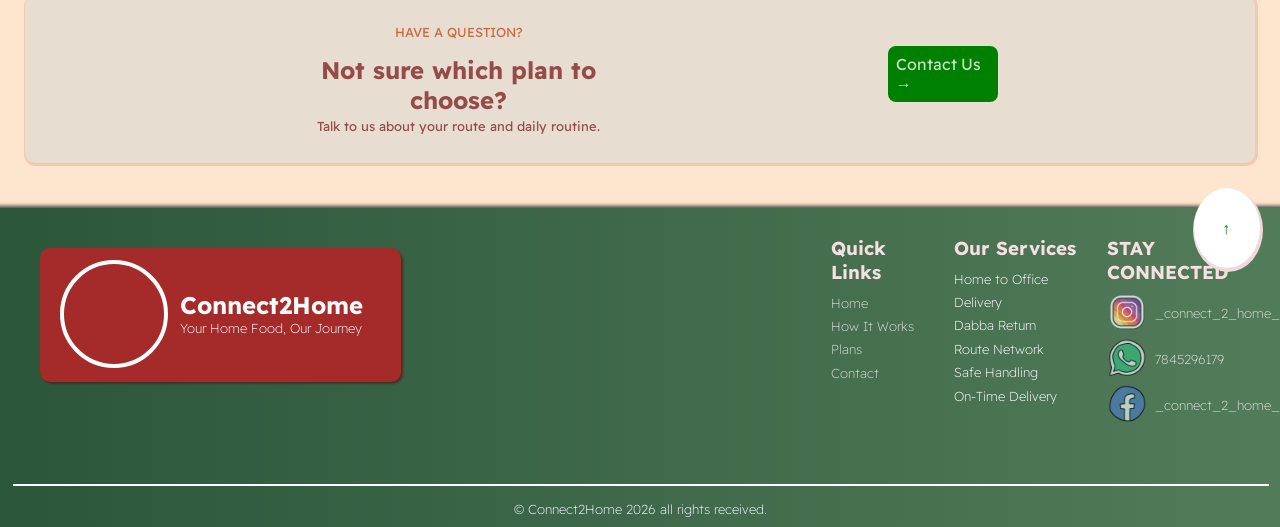
<file: plans.html>
<!DOCTYPE html>
<html lang="en">

<head>
    <meta charset="UTF-8">
    <title>Plans | Connect2Home</title>
    <link rel="stylesheet" href="asstes/css/index.css">
    <link rel="stylesheet" href="asstes/css/plans.css">
    <link rel="preconnect" href="https://fonts.googleapis.com">
    <link
        href="https://fonts.googleapis.com/css2?family=Chelsea+Market&family=Poppins:wght@400;500;600;700&family=Readex+Pro:wght@300;400;500;600;700&display=swap"
        rel="stylesheet">
</head>

<body>
    <!-- NAVIGATION BAR -->
    <nav class="home-nav">
        <!-- logo container -->
        <div class="logo-img">
            <a href="index.html" alt="Illam2Office"><img src="asstes/image/nav-logo.png" width="250px"
                    height="80px"></a>
        </div>

        <!-- links container -->
        <div class="page-link-holder">
            <!-- navigation-page-link -->
            <div class="page-link">
                <ol>
                    <li><a href="index.html">Home</a></li>
                    <li><a href="hiw.html">How it Works</a></li>
                    <li><a href="#">Plans</a></li>
                    <li><a href="contact.html">Contact</a></li>
                </ol>
            </div>

            <!-- getstarted-button -->
            <div class="get-started">
                <a href="#">GET STARTED</a>
            </div>
        </div>
    </nav>

    <main>
        <section class="section-title" id="plans">
            <p class="eyebrow">OUR DELIVERY PLANS</p>
            <h2>Find Your Everyday Fit</h2>
            <p>Start with the routine that suits you best.</p>
        </section>
        <section class="plans-section">
            <div class="plans-container">

                <!-- BASIC PLAN -->
                <div class="plan-card">
                    <div class="plan-icon">&#9716;</div>
                    <p class="plan-type">FOR OCCASIONAL ROUTINES</p>
                    <h2>Basic</h2>
                    <p class="plan-description">A simple option for your regular lunch commute.</p>
                    <h3 class="plan-price">₹999 <span>/ month</span></h3>
                    
                    <hr>

                    <ul>
                        <li>Home → Your Place delivery</li>
                        <li>Monday - Friday</li>
                        <li>Simple scheduled service</li>
                    </ul>

                    <a href="#">Choose Basic →</a>
                </div>

                <!-- STANDARD PLAN -->
                <div class="plan-card standard-plan">

                    <p class="popular-label">MOST POPULAR</p>
                    <div class="plan-icon">&#8596;</div>

                    <p class="plan-type">FOR THE DAILY COMMUTE</p>
                    <h2>Standard</h2>

                    <p class="plan-description">
                        A more complete routine for home and shared delivery location.
                    </p>

                    <h3 class="plan-price">₹1,499 <span>/ month</span></h3>

                    <hr>

                    <ul>
                        <li>Home → Your Place delivery</li>
                        <li>Empty dabba return</li>
                        <li>Monday - Friday</li>
                        <li>Route-based scheduled delivery</li>
                    </ul>

                    <a href="#">Choose Standard →</a>
                </div>

                <!-- FAMILY PLAN -->
                <div class="plan-card">

                    <div class="plan-icon">&#8962;</div>

                    <p class="plan-type">FOR SHARED ROUTINES</p>
                    <h2>Family</h2>

                    <p class="plan-description">
                        A convenient choice for family members.
                    </p>

                    <h3 class="plan-price">₹2,499 <span>/ month</span></h3>

                    <hr>

                    <ul>
                        <li>Up to 2 users</li>
                        <li>Home → Delivery Location + return</li>
                        <li>Monday - Friday</li>
                        <li>Shared routine convenience</li>
                    </ul>

                    <a href="#">Choose Family →</a>
                </div>

                <!-- ONE-DAY PLAN -->
                <div class="plan-card oneday-plan">

                    <div class="plan-icon">&#9733;</div>

                    <p class="plan-type">FOR ONE-TIME NEEDS</p>
                    <h2>One-Day</h2>

                    <p class="plan-description">
                        Need a meal delivered for just one day?
                        This plan is made for you.
                    </p>

                    <h3 class="plan-price">₹199 <span>/ day</span></h3>

                    <hr>

                    <ul>
                        <li>Home → Your Place delivery</li>
                        <li>Single-day service</li>
                        <li>No monthly commitment</li>
                        <li>Subject to availability</li>
                    </ul>

                    <a href="#">Choose One-Day →</a>
                </div>

            </div>

        </section>
        <section class="page-hero">
            <div>
                <p class="eyebrow">GOOD FOOD. LESS HASSLE.</p>
                <h1>A Plan That Fits<br><span>Your Routine.</span></h1>
                <p class="lead">Choose a simple delivery plan for your workday. Bring your home-cooked food along for
                    the journey — we'll help it reach your office.</p>
                <a class="page-button" href="#">Compare Plans &UpArrow;</a>
                <div class="trust-line">
                    <span>✓</span> Clear plans <span>✓</span> Home-to-office focus <span>✓</span> Easy to understand
                </div>
            </div>

            <div class="hero-art">
               <img src="asstes/image/plans-card-img.jpg">
            </div>

        </section>
        <section class="info-band">
            <div>
                <p class="eyebrow">WHY CHOOSE A PLAN?</p>
                <h2>Your routine,<br><span>made simpler.</span></h2>
                <p>Know what to expect and choose a delivery routine that fits your workweek.</p>
            </div>
            <div class="compare-points">
                <div><span>01</span>
                    <p><b>Plan your weekdays</b><small> Build a reliable lunch routine.</small></p>
                </div>
                <div><span>02</span>
                    <p><b>Keep home food close</b><small> Bring your own home-cooked meal to work.</small></p>
                </div>
                <div><span>03</span>
                    <p><b>Choose what fits</b><small> Compare the options before you contact us.</small></p>
                </div>
            </div>
        </section>

        <section class="info-band">
            <div>
                <p class="eyebrow">HAVE A QUESTION?</p>
                <h2>Not sure which plan to choose?</h2>
                <p>Talk to us about your route and daily routine.</p>
            </div><a class="button-dark" href="contact.html">Contact Us <span>→</span></a>
        </section>
        <div class="go-up">
            <a href="#"><p>&uarr;</p></a>
        </div>
    </main>

    <footer class="home-footer">
        <br>
        <div class="f-container">
            <!-- logo-section -->
            <div class="logo">
                <video src="asstes/video/logo_animation.mp4" width=100px height="100px" muted loop autoplay></video>
                <div class="logo-text">
                    <h2>Connect2Home</h2>
                    <p>Your Home Food, Our Journey</p>
                </div>
            </div>
            <!-- QUICK-LINKS-SECTION -->
            <div class="f-elements">
                <div class="cont-elements">
                    <h3>Quick Links</h3>
                    <ol>
                        <li><a href="index.html">Home</a></li>
                        <li><a href="hiw.html">How It Works</a></li>
                        <li><a href="#">Plans</a></li>
                        <li><a href="contact.html">Contact</a></li>
                    </ol>
                </div>

                <!-- our-services-section -->
                <div class="cont-elements">
                    <h3>Our Services</h3>
                    <ol>
                        <li>Home to Office Delivery</li>
                        <li>Dabba Return</li>
                        <li>Route Network</li>
                        <li>Safe Handling</li>
                        <li>On-Time Delivery</li>
                    </ol>
                </div>
                <!-- stay-connected -->
                <div class="cont-elements">
                    <h3>STAY CONNECTED</h3>

                    <div class="app-icon">
                        <img src="asstes/image/foot-instagram.png" alt="instagram" width="40px" height="40px">
                        <a href="https://www.instagram.com/_connect_2_home_?xtok=anVmcW5oYzNpZWRv">
                            <p>_connect_2_home_</p>
                        </a>
                    </div>

                    <div class="app-icon">
                        <img src="asstes/image/foot-whatsapp.png" alt="Whatsapp" width="40px" height="40px">
                        <a href="https://web.whatsapp.com/">
                            <p>7845296179</p>
                        </a>
                    </div>

                    <div class="app-icon">
                        <img src="asstes/image/foot-facebook.png" alt="Facebook" width="40px" height="40px">
                        <a href="https://www.facebook.com/profile.php?id=61596277282783">
                            <p>_connect_2_home_</p>
                        </a>
                    </div>
                </div>
            </div>
        </div>
        </div>
        <br><br><br>
        <hr>
        <div class="copy">
            <p>&copy; Connect2Home 2026 all rights received.</p>
        </div>
    </footer>
</body>

</html>
</file>
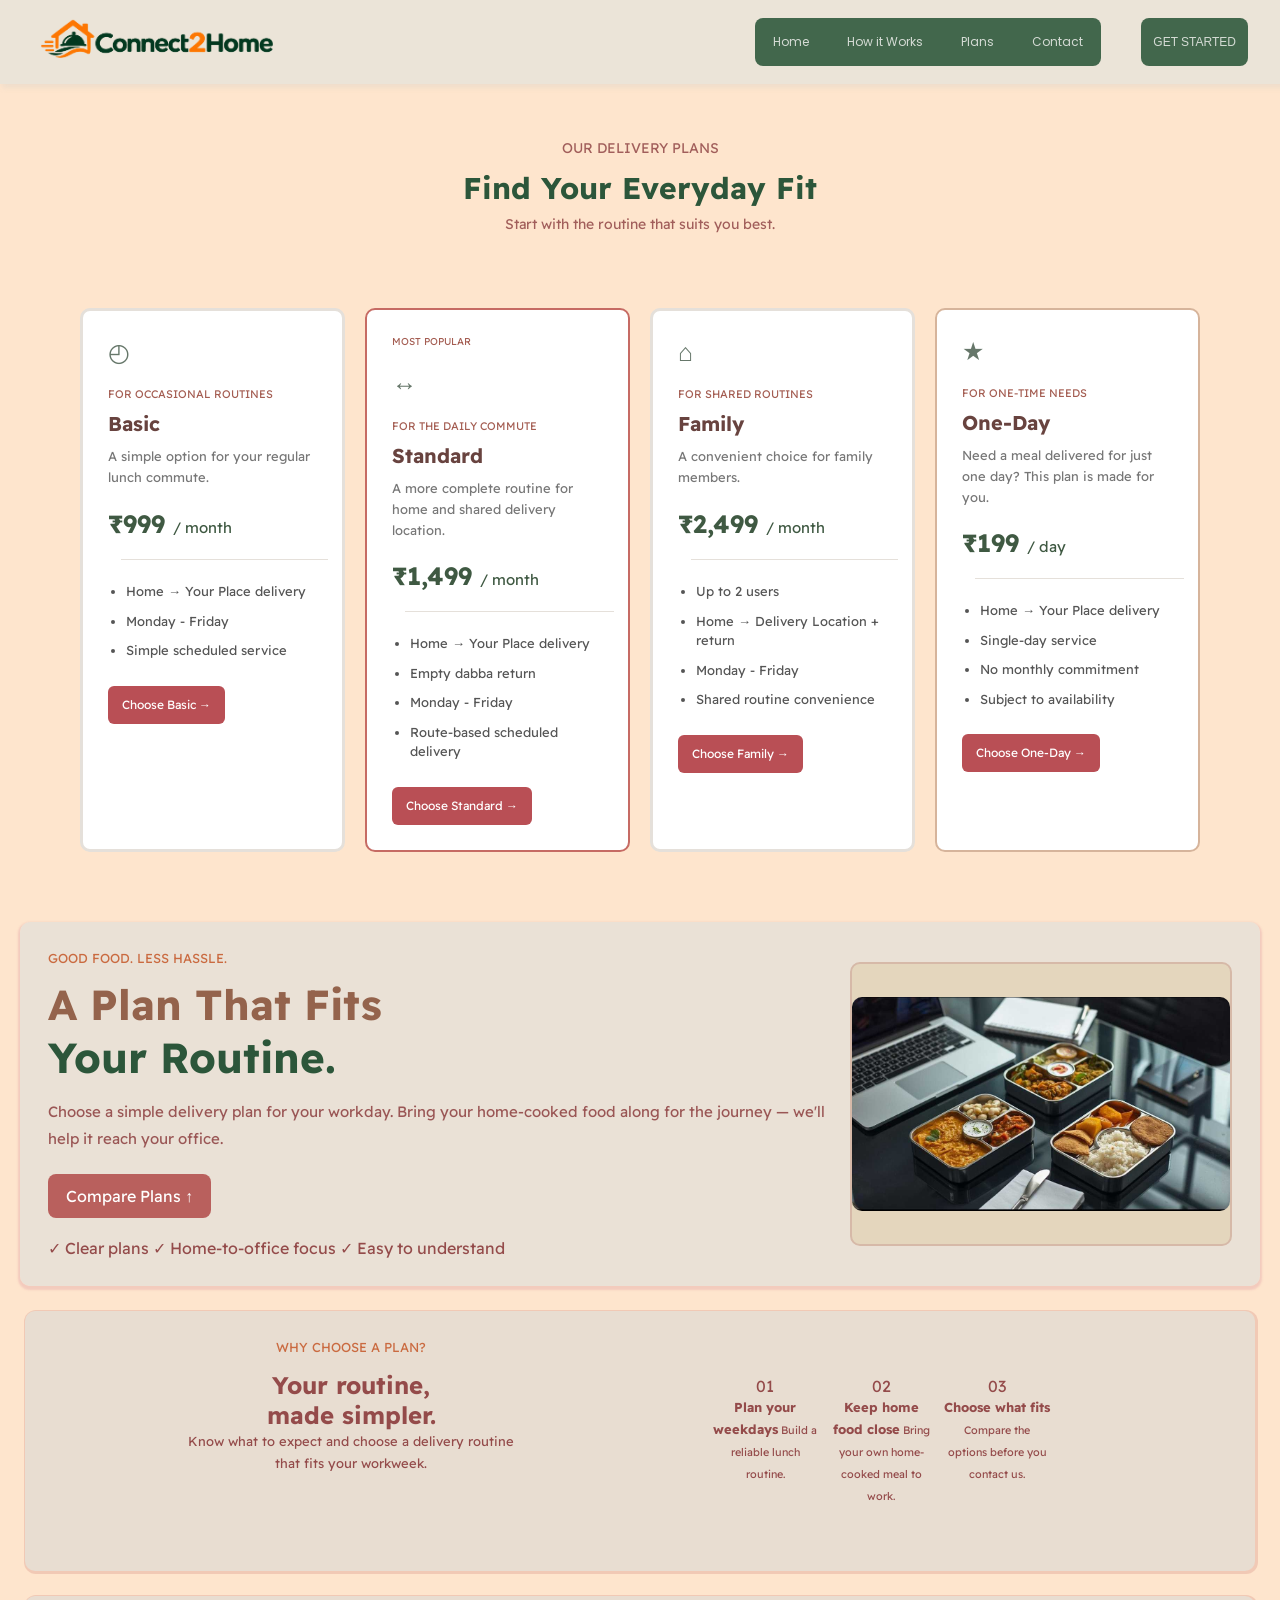
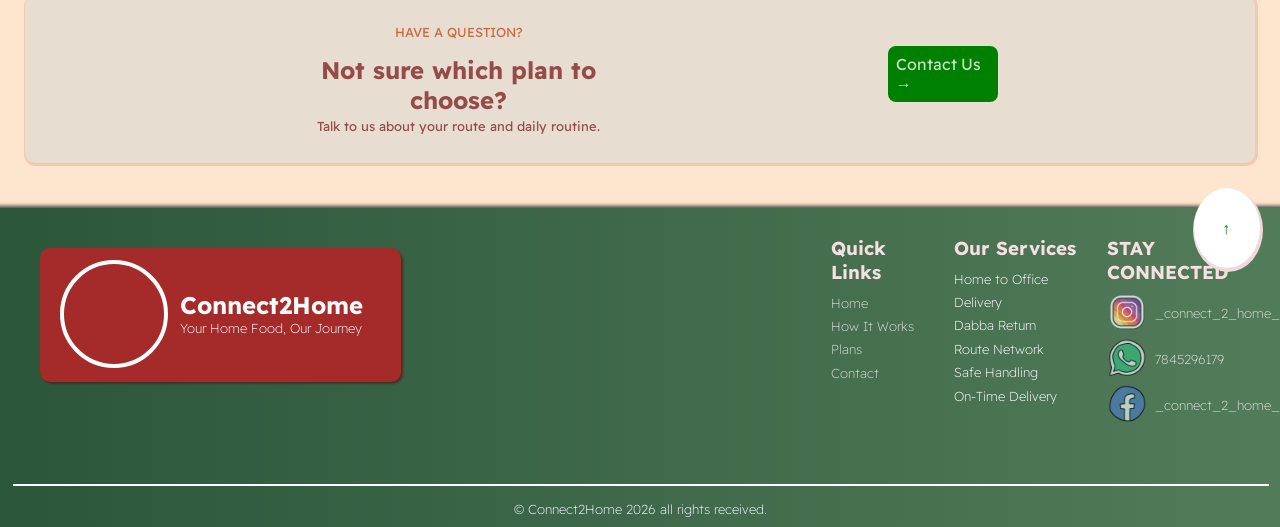
<file: Plans.html>
<!DOCTYPE html>
<html lang="en">

<head>
    <meta charset="UTF-8">
    <title>Plans | Connect2Home</title>
    <link rel="stylesheet" href="/asstes/css/index.css">
    <link rel="stylesheet" href="/asstes/css/plans.css">
    <link rel="preconnect" href="https://fonts.googleapis.com">
    <link
        href="https://fonts.googleapis.com/css2?family=Chelsea+Market&family=Poppins:wght@400;500;600;700&family=Readex+Pro:wght@300;400;500;600;700&display=swap"
        rel="stylesheet">
</head>

<body>
    <!-- NAVIGATION BAR -->
    <nav class="home-nav">
        <!-- logo container -->
        <div class="logo-img">
            <a href="index.html" alt="Illam2Office"><img src="asstes/image/nav-logo.png" width="250px"
                    height="80px"></a>
        </div>

        <!-- links container -->
        <div class="page-link-holder">
            <!-- navigation-page-link -->
            <div class="page-link">
                <ol>
                    <li><a href="index.html">Home</a></li>
                    <li><a href="hiw.html">How it Works</a></li>
                    <li><a href="plans.html">Plans</a></li>
                    <li><a href="contact.html">Contact</a></li>
                </ol>
            </div>

            <!-- getstarted-button -->
            <div class="get-started">
                <a href="plans.html">GET STARTED</a>
            </div>
        </div>
    </nav>

    <main>
        <section class="section-title" id="plans">
            <p class="eyebrow">OUR DELIVERY PLANS</p>
            <h2>Find Your Everyday Fit</h2>
            <p>Start with the routine that suits you best.</p>
        </section>
        <section class="plans-section">
            <div class="plans-container">

                <!-- BASIC PLAN -->
                <div class="plan-card">
                    <div class="plan-icon">&#9716;</div>
                    <p class="plan-type">FOR OCCASIONAL ROUTINES</p>
                    <h2>Basic</h2>
                    <p class="plan-description">A simple option for your regular lunch commute.</p>
                    <h3 class="plan-price">₹999 <span>/ month</span></h3>
                    
                    <hr>

                    <ul>
                        <li>Home → Your Place delivery</li>
                        <li>Monday - Friday</li>
                        <li>Simple scheduled service</li>
                    </ul>

                    <a href="#">Choose Basic →</a>
                </div>

                <!-- STANDARD PLAN -->
                <div class="plan-card standard-plan">

                    <p class="popular-label">MOST POPULAR</p>
                    <div class="plan-icon">&#8596;</div>

                    <p class="plan-type">FOR THE DAILY COMMUTE</p>
                    <h2>Standard</h2>

                    <p class="plan-description">
                        A more complete routine for home and shared delivery location.
                    </p>

                    <h3 class="plan-price">₹1,499 <span>/ month</span></h3>

                    <hr>

                    <ul>
                        <li>Home → Your Place delivery</li>
                        <li>Empty dabba return</li>
                        <li>Monday - Friday</li>
                        <li>Route-based scheduled delivery</li>
                    </ul>

                    <a href="#">Choose Standard →</a>
                </div>

                <!-- FAMILY PLAN -->
                <div class="plan-card">

                    <div class="plan-icon">&#8962;</div>

                    <p class="plan-type">FOR SHARED ROUTINES</p>
                    <h2>Family</h2>

                    <p class="plan-description">
                        A convenient choice for family members.
                    </p>

                    <h3 class="plan-price">₹2,499 <span>/ month</span></h3>

                    <hr>

                    <ul>
                        <li>Up to 2 users</li>
                        <li>Home → Delivery Location + return</li>
                        <li>Monday - Friday</li>
                        <li>Shared routine convenience</li>
                    </ul>

                    <a href="#">Choose Family →</a>
                </div>

                <!-- ONE-DAY PLAN -->
                <div class="plan-card oneday-plan">

                    <div class="plan-icon">&#9733;</div>

                    <p class="plan-type">FOR ONE-TIME NEEDS</p>
                    <h2>One-Day</h2>

                    <p class="plan-description">
                        Need a meal delivered for just one day?
                        This plan is made for you.
                    </p>

                    <h3 class="plan-price">₹199 <span>/ day</span></h3>

                    <hr>

                    <ul>
                        <li>Home → Your Place delivery</li>
                        <li>Single-day service</li>
                        <li>No monthly commitment</li>
                        <li>Subject to availability</li>
                    </ul>

                    <a href="#">Choose One-Day →</a>
                </div>

            </div>

        </section>
        <section class="page-hero">
            <div>
                <p class="eyebrow">GOOD FOOD. LESS HASSLE.</p>
                <h1>A Plan That Fits<br><span>Your Routine.</span></h1>
                <p class="lead">Choose a simple delivery plan for your workday. Bring your home-cooked food along for
                    the journey — we'll help it reach your office.</p>
                <a class="page-button" href="#">Compare Plans &UpArrow;</a>
                <div class="trust-line">
                    <span>✓</span> Clear plans <span>✓</span> Home-to-office focus <span>✓</span> Easy to understand
                </div>
            </div>

            <div class="hero-art">
               <img src="/asstes/image/plans-card-img.jpg">
            </div>

        </section>
        <section class="info-band">
            <div>
                <p class="eyebrow">WHY CHOOSE A PLAN?</p>
                <h2>Your routine,<br><span>made simpler.</span></h2>
                <p>Know what to expect and choose a delivery routine that fits your workweek.</p>
            </div>
            <div class="compare-points">
                <div><span>01</span>
                    <p><b>Plan your weekdays</b><small> Build a reliable lunch routine.</small></p>
                </div>
                <div><span>02</span>
                    <p><b>Keep home food close</b><small> Bring your own home-cooked meal to work.</small></p>
                </div>
                <div><span>03</span>
                    <p><b>Choose what fits</b><small> Compare the options before you contact us.</small></p>
                </div>
            </div>
        </section>

        <section class="info-band">
            <div>
                <p class="eyebrow">HAVE A QUESTION?</p>
                <h2>Not sure which plan to choose?</h2>
                <p>Talk to us about your route and daily routine.</p>
            </div><a class="button-dark" href="Contact.html">Contact Us <span>→</span></a>
        </section>
        <div class="go-up">
            <a href="#"><p>&uarr;</p></a>
        </div>
    </main>

    <footer class="home-footer">
        <br>
        <div class="f-container">
            <!-- logo-section -->
            <div class="logo">
                <video src="asstes/video/logo_animation.mp4" width=100px height="100px" muted loop autoplay></video>
                <div class="logo-text">
                    <h2>Connect2Home</h2>
                    <p>Your Home Food, Our Journey</p>
                </div>
            </div>
            <!-- QUICK-LINKS-SECTION -->
            <div class="f-elements">
                <div class="cont-elements">
                    <h3>Quick Links</h3>
                    <ol>
                        <li><a href="index.html">Home</a></li>
                        <li><a href="hiw.html">How It Works</a></li>
                        <li><a href="plans.html">Plans</a></li>
                        <li><a href="contact.html">Contact</a></li>
                    </ol>
                </div>

                <!-- our-services-section -->
                <div class="cont-elements">
                    <h3>Our Services</h3>
                    <ol>
                        <li>Home to Office Delivery</li>
                        <li>Dabba Return</li>
                        <li>Route Network</li>
                        <li>Safe Handling</li>
                        <li>On-Time Delivery</li>
                    </ol>
                </div>
                <!-- stay-connected -->
                <div class="cont-elements">
                    <h3>STAY CONNECTED</h3>

                    <div class="app-icon">
                        <img src="asstes/image/foot-instagram.png" alt="instagram" width="40px" height="40px">
                        <a href="https://www.instagram.com/_connect_2_home_?xtok=anVmcW5oYzNpZWRv">
                            <p>_connect_2_home_</p>
                        </a>
                    </div>

                    <div class="app-icon">
                        <img src="asstes/image/foot-whatsapp.png" alt="Whatsapp" width="40px" height="40px">
                        <a href="https://web.whatsapp.com/">
                            <p>7845296179</p>
                        </a>
                    </div>

                    <div class="app-icon">
                        <img src="asstes/image/foot-facebook.png" alt="Facebook" width="40px" height="40px">
                        <a href="https://www.facebook.com/profile.php?id=61596277282783">
                            <p>_connect_2_home_</p>
                        </a>
                    </div>
                </div>
            </div>
        </div>
        </div>
        <br><br><br>
        <hr>
        <div class="copy">
            <p>&copy; Connect2Home 2026 all rights received.</p>
        </div>
    </footer>
</body>

</html>
</file>
<file: asstes/css/index.css>
/* overall page behaviour */
html{
    scroll-behavior:smooth;
}
* {
    margin: 0;
    padding: 0;
    border: 0;
}
a{
    text-decoration: none;
    color: #faf9f7cb;
}
hr{
    justify-content: center;
    align-items: center;
    padding: 1px;
    width: 98%;
    margin-left: 13px;
    margin-bottom: 15px;
    background-color: white;
}

/* navingation-bar-for-all-pages */
.home-nav{
    display: flex;
    position: sticky;
    top: 0;
    bottom: 0;
    padding: 5px 5px;
    background-color: #ebe4d8;
    z-index: 3;
    gap: 30px;
    justify-content: space-between;
    align-items: center;
    padding: 0px 32px;
    box-shadow: 4px 2px 5px 2px #ded6ca75;
}
.page-link-holder{
    display: flex;
    position: relative;
    gap: 40px;
    align-content: center;
}
.page-link ol{
    display: flex;
    list-style: none;
    text-decoration: none;
    gap: 30px;
    font-family: poppins;
    font-size: 13px;
    padding: 13px 8px; 
    transition: all 0.3s ease;
}
.page-link ol{
    border-radius: 8px;
    background-color: 	#2c563ae0;  
    border: 4px solid transparent;
    padding: 10px 10px;
}
.page-link:hover ol{
    padding: 12px 22px;
    border-radius: 15px;
    background-image: linear-gradient(to right, #2c563ae0, #3a6d4ac7);
    border: 4px solid rgb(196, 188, 188);
}
.page-link a{
    padding: 6px 4px;
    border-radius: 15px;
    font-size: 12px;
    transition: all 0.2s ease-in;
}
.page-link a:hover{
    background-color: #2c563ae0;
    border-radius: 6px;
}

/* get-started-buttom */
.get-started{
    font-family: sans-serif;
    font-size: 12px;
    font-weight: 200;
    padding: 11px 12px;
    align-items: center;
    align-content: center;
    background-color: #2c563ae0;
    border-radius: 8px;
    transition: all 0.3s ease;
}
.get-started:hover{
    transform: scale(1.06)
}
.home-container-1{
    display: flex;
    padding: 10px;
    height: 90vh;
    padding-bottom: 30px;
    position: relative;
    overflow: hidden;
    
}
/* home-video */
.section-bg-video {
    position: absolute;
    inset: 0;
    width: 100%;
    height: 100%;
    object-fit: cover;  
    z-index: 0;         
    pointer-events: none;
}
.Home-title{
    position: relative;
    z-index: 1;
    margin: 50px 20px;
    padding: 8px;
    border-radius: 10px;
    font-family: Readex Pro;
    color: rgba(16, 65, 16, 0.975);
    transition: all 0.3s ease;
}
.Home-title h1{
    color: rgba(137, 82, 58, 0.886);
    font-size: 60px;
}
.Home-title h2{
    font-size: 40px;
}
.Home-title p{
    padding-top: 2px;
    padding-left: 8px;
    color: rgba(49, 18, 5, 0.893);
    line-height: 1.5;
}
.title{
    background-color: rgba(255, 255, 255, 0.737);
    padding: 40px;
    padding-right: 200px;
    border-radius: 30px;
}
.homeicons{
    background-color: rosybrown;
    padding: 15px 20px;
    border: 8px solid;
    border-radius: 100%;
    border-color: #fff;
}
.home-icons{
    position: absolute;
    bottom: 0;
    display: flex;
    background-color: green;
    border-radius: 50px;
    padding: 20px 10px;
    margin: 10px;
}
.home-icons p{
    padding-top: 32px;
    font-size: 14px;
    color: rgb(253, 251, 250);
    margin-left: 10px;
    margin-right: 10px;
}
/* .on-time{
    background-color: rosybrown;
    padding: 15px 20px;
    border: 8px solid;
    border-radius: 100%;
    border-color: #fff;
}
.security{
    margin-left: 30px;
    background-color: rosybrown;
    padding: 15px 20px;
    border: 8px solid;
    border-radius: 100%;
    border-color: #fff;
}
.spoons{
    margin-left: 30px;
    background-color: rosybrown;
    padding: 15px 20px;
    border: 8px solid;
    border-radius: 100%;
    border-color: #fff;
} */


.num{
    color: green;
}

/* .home-icons{
    display: flex;
    width: 45%;
    margin-top: 10px;
    margin-left: 10px;
    border-radius: 30px;
    padding: 12px;
    transition: all 0.3s ease;
    background-image: linear-gradient(to right, green, rgb(3, 78, 3));
} */
.h-get-started a{
    background-color: rgb(165, 42, 42);    
    padding:  25px 30px;
    border-radius: 20px;
    font-size: 18px;
    transition: all 0.3s ease;
}
.h-get-started{
    position: absolute;
    bottom: 0;    
    right: 0;
    margin-right: 70px;
    margin-bottom: 100px;
    font-family: readex pro;
    text-align:center;
}
.h-get-started a:hover{
    color: white;
    background-color: rgb(102, 4, 4);
}
.h-para p{
    margin-left: 20px;
    padding: 12px;
    font-size: 12px;
    color: rgba(165, 42, 42, 0.973);
}
.home-footer{
    background-image: linear-gradient(to right, #2c563a, #3a6d4ae0);
    height: 100%;
    box-shadow: 0px 2px 4px 4px rgb(68, 66, 66);
}
.home-footer p{
    font-weight: 200;
    font-family: Readex pro;
    font-size: 13px;
}
.f-container{
    display:flex;
}
.f-elements{
    display: flex;
    margin-left: 400px;
    padding-top: 8px;
}

.cont-elements{
    font-family: readex pro;
    color: white;
    text-decoration: none;
    margin-left: 30px;
    font-weight: 200;
}
.cont-elements h3{
    color: rgb(246, 224, 224);
    margin-bottom: 8px;
}
.cont-elements li{
    list-style: none;
    font-size: 13px;
    font-weight: 200;
    line-height: 1.8;
}
.cont-elements a:hover{
    color: blue;
    font-weight: 500;
    transform: scaleX(1.08);
    transition: all 0.2s ease;
}
.logo{
    display: flex;
    margin-top: 20px;
    background-color: brown;
    margin-left: 40px;
    border-radius: 10px;
    padding: 12px 20px;
    width : 350px;
    height: 110px;
    border: 0px solid transparent;
    box-shadow: 2px 2px 2px rgba(76, 29, 21, 0.667);
    transition: all 0.5s ease;
}
.logo-text{
    margin-top: 30px;
    margin-left: 12px;
    font-family: readex pro;
    color: rgb(252, 251, 251);
}
.logo-text p{
    font-weight: 200;
}
.logo video{
    border: 4px white solid;
    border-radius: 100%;

}
.logo:hover{
    transform: scale(1.05);
    box-shadow: 4px 4px 4px rgba(76, 29, 21, 0.667);
}
.app-icon{
    margin-top: 6px;
    display: flex;
}
.app-icon img{
    opacity: 0.8;
}
.app-icon p{
    margin-left: 8px;
    margin-top: 13px;
}
.copy{
    margin: 0px 20px;
    color: aliceblue;
    padding-bottom: 10px;
    text-align: center;
}

/*MEAL BENEFITS SECTION*/

.meal-benefits {
  padding: 90px 7%;
  background: #fffaf5;
  font-family: Arial, Helvetica, sans-serif;
}

.benefits-container {
  max-width: 1250px;
  margin: 0 auto;
  display: grid;
  grid-template-columns: 0.85fr 1.5fr;
  align-items: center;
  gap: 65px;
}

/* Introduction */

.benefits-intro {
  max-width: 400px;
}

.section-tag {
  display: inline-block;
  margin-bottom: 18px;
  color: #33804b;
  font-size: 12px;
  font-weight: 700;
  letter-spacing: 2.5px;
}

.benefits-intro h2 {
  margin: 0 0 22px;
  color: #242a25;
  font-size: clamp(32px, 3.2vw, 46px);
  line-height: 1.2;
  letter-spacing: -1.5px;
}

.benefits-intro h2 span {
  display: block;
  color: #32804a;
}

.benefits-intro > p {
  margin: 0 0 26px;
  color: #77766f;
  font-size: 15px;
  line-height: 1.9;
}

.benefits-link {
  display: inline-flex;
  align-items: center;
  gap: 12px;
  color: #32804a;
  font-size: 14px;
  font-weight: 700;
  text-decoration: none;
  border-bottom: 1px solid #32804a;
  padding-bottom: 7px;
  transition: gap 0.25s ease;
}

.benefits-link:hover {
  gap: 19px;
}

/* Feature Grid */

.benefits-grid {
  display: grid;
  grid-template-columns: repeat(2, minmax(0, 1fr));
  gap: 24px;
}

.benefit-card {
  overflow: hidden;
  background: #ffffff;
  border: 1px solid #f0eae2;
  border-radius: 15px;
  transition: transform 0.3s ease, box-shadow 0.3s ease;
}

.benefit-card:hover {
  transform: translateY(-5px);
  box-shadow: 0 15px 35px rgba(48, 68, 44, 0.09);
}

/* Images */

.benefit-image {
  position: relative;
  height: 165px;
  overflow: hidden;
  background: #e9eee4;
}

.benefit-image img {
  display: block;
  width: 100%;
  height: 100%;
  object-fit: cover;
  transition: transform 0.5s ease;
}

.benefit-card:hover .benefit-image img {
  transform: scale(1.02);
}

.benefit-number {
  position: absolute;
  top: 12px;
  left: 12px;
  display: grid;
  place-items: center;
  width: 34px;
  height: 34px;
  color: #2d7041;
  background: rgba(255, 255, 255, 0.94);
  border-radius: 50%;
  font-size: 11px;
  font-weight: 700;
}

/* Card Content */

.benefit-content {
  padding: 21px 20px 24px;
}

.benefit-content h3 {
  margin: 0 0 10px;
  color: #2e7544;
  font-size: 17px;
  line-height: 1.4;
}

.benefit-content p {
  margin: 0;
  color: #77766f;
  font-size: 13px;
  line-height: 1.8;
}
.go-up{
    position: absolute;
    right: 0;
    margin-right: 20px;
    margin-bottom: 20px;
    padding: 10px 28px;
    background-color: white;
    border-radius: 50%;
    box-shadow: 1px 2px 0px 2px rgb(241, 217, 217);
    transition: all 0.3s ease;
}
.go-up:hover{
    background-color: rgb(253, 238, 238);
    transform: scaleY(1.05);
}
.go-up a{
    color: green;
    padding: 10px;
}
</file>
<file: asstes/css/contact.css>
.contact-main-container {
    background-color: #fee5cd;
    background-image: linear-gradient(to left, #fee5cd, #e8ddd1);
    padding: 30px 20px;
    font-family: 'Readex Pro', sans-serif;
    min-height: 800px;
}
.video-section {
  position: relative;
  width: 100%;
  min-height: 60vh;          
  margin: 0px 0px;
  padding: 0px 0px;          
  display: flex;

}
.bg-video {
  position: absolute;
  top: 0;
  left: 0;
  width: 100%;
  height: 100%;
  border-radius: 10px;
  object-fit: cover;   
  z-index: 1;             
  opacity: 0.6;           
}


.content {
  position: relative; 
  z-index: 2;              
  text-align: left;
  max-width: 800px;         
  padding: 20px;
  margin: auto 10px;
}
.content a{
    color: white;
    padding:  10px;
    background-color: green;
    transition: 0.5s ease; 
    border-radius: 10px;
}
.content a:hover{
    padding: 15px;
    background-color: rgb(4, 83, 4);
}
.content p{
    padding-bottom: 30px;
}


.content h1, .content p {
  color: #472e2eea;           
  margin: 10px 0;
}
.contact-icon {
  position: absolute;
  bottom: 20px;       
  left: 50%;
  transform: translateX(-50%); 
  z-index: 2;         
  display: flex;
  gap: 30px;
  opacity: 0.80;      
}
.contact-icon a{
    color: black;
}
.contact-app-icon {
  display: flex;      
  align-items: center; 
  gap: 8px;           
}


.contact-app-icon p {
  margin: 0;
  padding-bottom: 0; 
}
.cont-card-collection{
    margin-top: 35px;
    width: 98%;
    padding: 10px;
    background-color: rgba(243, 220, 220, 0.982);
    border-radius: 12px;
}
.cont-title{
    margin: 20px;
    margin-bottom:30px; 
    text-align:center;
}
.cont-title h3{
    font-family: readex pro;
    font-size: 50px;
    color: brown;
    line-height: 1.5;
}
.cont-title h4{
    color: rgb(70, 14, 14);
    font-size: 22px;
    line-height: 1.5;
}
.cont-title p{
    color: rgb(88, 83, 83);
    font-weight: 200;
}
.contact-card{
    display: flex;
    justify-content: center;
    gap: 20px;
}
.cont-cards{
    background-image: linear-gradient(to right,#FFFFE3,#eeeeccbb) ;
    border-radius: 15px;
    width: 500px;
    box-shadow: 2px 2px 0px 0px #a6a8c56d;
    transition: 0.3s ease;
}
.cont-cards:hover {
    padding: 20px;
    box-shadow: 4px 4px 0px 0px #a6a8c56d;
}
.cont-cards h4,p{
    font-family: readex pro;
    margin: 10px 20px;
    line-height: 1.5;
}
.cont-cards h4{
    font-size: 20px;
    font-weight: 500;
    color: #5E5067;
}
.cont-cards p{
    font-size: 14px;
    color: #8990f7;
    font-weight: 500;
}
.cont-cards small{
    font-weight: 300;
    color: #A6A8C5;
}
.cont-img{
    margin: 10px;
    padding: 10px;
    background-image: linear-gradient(to left, white, aliceblue);
    border-radius: 50%;
    border: 5px solid rgb(216, 154, 154);
    box-shadow: 1px 1px 1px 1px #A6A8C5;
}

.contact-content-wrapper {
    display: flex;
    max-width: 2000px;
    margin: 40px auto;
    gap: 30px;
    flex-wrap: wrap; 
    flex: 2;
    min-width: 1    020px;
    background-color: white;
    padding: 30px;
    border-radius: 10px;
    box-shadow: 1px 1px 4px 1px rgba(128, 128, 128, 0.15);
    font-family: 'Poppins', sans-serif;
}

.contact-form-card h3 {
    color: #2c563ae0; 
    margin-bottom: 20px;
    font-size: 22px;
}
.form-group{
    margin-bottom: 30px;
    margin-right: 30px;
}
.form-group label{
    display: block;
    font-size: 13px;
    color: rgba(143, 49, 23, 0.795);
    margin-bottom: 6px;
    font-weight: 600;
}
.form-group input, .form-group textarea{
    width: 95%;
    padding: 10px 12px;
    border: 2px solid #ebe4d8; 
    border-radius: 10px;
    font-family: 'Readex Pro', sans-serif;
    font-size: 14px;
    outline: none;
    transition: all 0.3s ease;
}
.form-group input:focus, .form-group textarea:focus {
    border-color: #2c563ae0;
    box-shadow: 0px 0px 4px rgba(44, 86, 58, 0.4);
}
.form-group {
    margin-bottom: 30px;
    margin-right: 30px;
}

.form-row {
    display: flex;
    gap: 20px;
    margin-bottom: 30px;
    margin-right: 30px;
    width: 95%; 
}


.form-column {
    display: flex;
    flex-direction: column;
    flex: 1; 
}

.form-group label, .form-column label {
    display: block;
    font-size: 13px;
    color: rgba(143, 49, 23, 0.795);
    margin-bottom: 6px;
    font-weight: 600;
}
.form-group input, .form-group textarea, .form-column input {
    width: 100%;
    padding: 10px 12px;
    border: 2px solid #ebe4d8; 
    border-radius: 10px;
    font-family: 'Readex Pro', sans-serif;
    font-size: 14px;
    outline: none;
    box-sizing: border-box; 
    transition: all 0.3s ease;
}
.form-group input, .form-group textarea {
    width: 95%;
}

.form-group input:focus, .form-group textarea:focus, .form-column input:focus {
    border-color: #2c563ae0;
    box-shadow: 0px 0px 4px rgba(44, 86, 58, 0.4);
}

.contact-submit-btn {
    font-family: 'Poppins', sans-serif;
    font-size: 14px;
    color: white;
    padding: 12px 24px;
    background-color: #2c563ae0; 
    cursor: pointer;
    transition: all 0.3s ease;
    font-weight: 400;
    border-radius: 10px;
}
.contact-submit-btn:hover {
    transform: scale(1.01);
    background-image: linear-gradient(to right, #2c563ae0, #3a6d4ac7);
}
.contact-sidebar {
    flex: 1;
    min-width: 250px;
    display: flex;
    flex-direction: column;
    gap: 20px;
}
.contact-sidebar p{
    color: rgba(165, 42, 42, 0.635);
    margin-left: 100px;
    width: 60%;
}
.sub-head{
    margin-top: 50px;
    margin-left: 100px;
    font-family: poppins;
    font-size: 13px;
    font-weight: 600;
    color: #ffff;
    letter-spacing: 1px;
    background-color: green;
    width: 16%;
    text-align: center;
    padding:8px 5px;
    border-radius: 50px;;
}
.sub-head:hover{
    cursor: default;
}
.contact-title{
    margin-left: 100px;

}
.contact-head{
    color: green;
    opacity: 0.70;
}
.contact-text{
    color: rgb(77, 76, 76);
    font-size: 15px;
    font-weight: 300;
    margin-left: 100px;
    text-align: bottom;
}
.logo-text p{
    margin-top: 0px;
    margin-left:2px;
}
.f-container{
    padding-top: 10px;
}
.cont-go-up{
    position: absolute;
    right: 0;
    margin-right: 20px;
    margin-bottom: 20px;
    padding: 8px;
    background-color: white;
    border-radius: 50%;
    box-shadow: 1px 2px 0px 2px rgb(241, 217, 217);
    transition: all 0.3s ease;
}
.cont-go-up:hover{
    background-color: rgb(253, 238, 238);
    transform: scaleY(1.05);
}
.cont-go-up a{
    color: green;
}
</file>
<file: asstes/css/hiw.css>
dbody {
    background-color: #fee5cd;
    color: rgba(145, 71, 71, 0.975);
    font-family: "Readex Pro", sans-serif;
}
main {
    background-color: #fee5cd;
    padding: 20px 0px;
}
.page-hero {
    display: flex;
    align-items: center;
    justify-content: space-around;
    background-color: rgba(218, 185, 185, 0.445);
    margin: 20px;
    padding: 28px;
    border-radius: 10px;
    box-shadow: 0px 2px 2px 2px rgba(231, 171, 171, 0.45);
}
.hero-copy {
    font-family: readex pro;
    width: 48%;
    padding: 15px;
}
.eyebrow {
    color: rgba(198, 93, 48, 0.9);
    font-size: 13px;
    margin-bottom: 12px;
} 
.page-hero h1 {
    color: rgba(137, 82, 58, 0.886);
    font-size: 42px;
    margin-bottom: 14px;
}
.page-hero h1 span {
    color: #2c563a;
}
.lead {
    color: rgba(145, 71, 71, 0.9);
    font-size: 15px;
    line-height: 1.8;
    margin-bottom: 22px;
}
.page-button {
    display: inline-block;
    background-color: rgba(165, 42, 42, 0.703);
    color: white;
    padding: 12px 18px;
    border-radius: 8px;
}
.page-button:hover {
    background-color: #2c563a;
}
.hero-art {
    width: 38%;
    height: 280px;
    background-color: #ebe4d8;
    border: 4px solid #d6b9a8;
    border-radius: 12px;
    display: flex;
    align-items: center;
    justify-content: center;
    text-align: center;
    color: #2c563a;
    font-size: 25px;
    font-weight: 600;
}
.hero-bg-video{
    width: 100%;
    height: 100%;
    object-fit: cover;
    border: 2px solid #d6b9a8;
    border-radius: 10px;
}
.how-it-works {
    background-color: #fee5cd;
    color: #573c3c;
    padding: 50px 5%;
    font-family: Arial, sans-serif;
}

/* Heading */
.hiw-header {
    text-align: center;
    margin-bottom: 30px;
}

.hiw-eyebrow {
    color: #b66c5b;
    font-size: 12px;
    font-weight: bold;
    letter-spacing: 1px;
}

.hiw-header h2 {
    color: #28583a;
    font-size: 32px;
    margin: 10px 0;
}

.hiw-header p {
    color: #806b66;
    font-size: 15px;
}

/* Four step cards */
.hiw-grid {
    display: grid;
    grid-template-columns: repeat(4, 1fr);
    gap: 20px;
}

.hiw-card {
    background-color: #fffdf9;
    border: 1px solid #e8ded2;
    border-radius: 10px;
    overflow: hidden;
}

.hiw-image {
    width: 100%;
    height: 180px;
}

.hiw-image img {
    width: 100%;
    height: 100%;
    border-radius: 0px; 
    object-fit: cover;
    overflow: hidden;
    transition: all 0.3s ease;
}
.hiw-card img:hover{
    transform: scale(1.02)
}
.hiw-content {
    padding: 18px;
}

.hiw-number {
    display: inline-block;
    background-color: #28583a;
    color: white;
    padding: 10px;
    border-radius: 50%;
    font-size: 13px;
    font-weight: bold;
}

.hiw-content h3 {
    color: #a94448;
    font-size: 18px;
    margin: 12px 0;
}

.hiw-content p {
    color: #786762;
    font-size: 14px;
    line-height: 1.6;
}

/* tracking-section */
/* Head */
.track-head{
    margin-top: 20px;
    padding-top: 20px;
    padding-bottom: 15px;
    background-color: rgba(206, 164, 164, 0.338);
    border-radius: 10px;
    text-align: center;
}
.track-head span{
    font-family: readex pro;
    color: brown;
    letter-spacing: 4px;
}
.track-head h1{
    font-family: readex pro;
    color: rgb(5, 74, 5);

}
.track-head p{
    font-family: readex pro;
    color: rgb(75, 69, 69);
}

.track-step{
    margin-top: 25px;
    padding-top: 1vw;
    padding-bottom: 1vh;
    display: flex;
    text-align: center;
    justify-content: space-around;
    background-color: rgba(206, 164, 164, 0.338);
    border-radius: 10px;
}
.tnum span{
    color: white;
    padding: 8px;
    background-color: green;
    border-radius: 50%;
}
.tnum{
    line-height: 1.5;
}
.tnum-cont{
    margin-top: 8px;
}
/* Three Cards Container */
.t-details-cards {
    display: flex;
    gap: 20px;
    margin: 28px;
    align-items: stretch;
}

/* Common Card Style */
.order-details,
.d-progress,
.est-delivery {
    flex: 1;
    min-width: 0;
    box-sizing: border-box;
    background-color: white;
    border-radius: 10px;
    padding: 18px;
    margin: 0;
}

/* Order Details */
.order-details h3 {
    margin: 5px;
    color: red;
    font-family: readex pro;
}

.order-details hr {
    padding: 0.6px;
    background-image: linear-gradient(to left, rgba(228, 218, 218, 0.587), grey);
    margin: 0;
    margin-top: 4px;
}

.order-detail {
    margin-top: 10px;
    display: flex;
    gap: 15px;
    font-size: 13px;
    line-height: 1.9;
    padding: 16px 5px;
}

.order-label {
    width: 35%;
    flex-shrink: 0;
}

.order-value {
    flex: 1;
    min-width: 0;
}

.order-label p,
.order-value p {
    margin: 0 0 8px;
    overflow-wrap: anywhere;
}

/* Delivery Progress */
.d-progress h3 {
    margin: 5px;
    color: red;
    font-family: readex pro;
}

.d-progress hr {
    padding: 0.8px;
    background-image: linear-gradient(to left, rgba(228, 218, 218, 0.587), grey);
    margin: 0;
    margin-top: 4px;
}

.track-video {
    width: 100%;
    height: 200px;
    margin-top: 10px;
    border-radius: 10px;
    overflow: hidden;
}

.t-video {
    width: 100%;
    height: 100%;
    object-fit: cover;
    display: block;
}

/* Estimated Delivery */
.est-delivery h3 {
    margin: 5px;
    color: red;
    font-family: readex pro;
}

.est-delivery hr {
    padding: 0.8px;
    background-image: linear-gradient(to left, rgba(228, 218, 218, 0.587), grey);
    margin: 0;
    margin-top: 4px;
}

/* Estimated Time */
.estd-time {
    display: flex;
    align-items: center;
    padding: 12px;
    margin: 10px 0;
    gap: 15px;
    background-color: rgba(194, 239, 194, 0.475);
    border-radius: 10px;
}

.estd-icon {
    padding: 5px;
    flex-shrink: 0;
}

.estd-details {
    min-width: 0;
}

.estd-details h4 {
    color: black;
    font-family: readex pro;
    margin: 2px;
    font-weight: 500;
}

.estd-details h1 {
    color: rgb(7, 59, 7);
    font-weight: 600;
    font-size: 25px;
    margin: 2px;
}

.estd-details p {
    color: rgb(86, 84, 84);
    font-size: 13px;
    margin: 3px;
}

/* Delivery Partner */
.del-details {
    display: flex;
    align-items: center;
    margin: 20px 0 0;
    gap: 10px;
}

.del-icon {
    padding: 5px;
    flex-shrink: 0;
}

.del-part {
    padding: 5px;
    flex: 1;
    min-width: 0;
    font-family: readex pro;
}

.del-part p {
    margin: 2px;
    color: black;
    font-weight: 400;
}

.part-name {
    margin: 2px;
    color: rgb(2, 39, 2);
}

.part-info {
    margin: 2px;
    font-family: Arial, Helvetica, sans-serif;
    font-weight: 400;
    font-size: 13px;
    color: rgb(81, 79, 79);
}

.estd-contact {
    display: flex;
    gap: 8px;
    align-items: center;
    flex-shrink: 0;
}

.call,
.msg {
    display: flex;
    justify-content: center;
    align-items: center;
    width: 35px;
    height: 35px;
    padding: 8px;
    box-sizing: border-box;
    background-color: rgba(211, 236, 245, 0.856);
    border-radius: 50%;
}

.call img,
.msg img {
    width: 100%;
    height: 100%;
    object-fit: contain;
}

/* Mobile Responsive */
@media (max-width: 768px) {
    .t-details-cards {
        flex-direction: column;
        margin: 20px 0;
        gap: 18px;
    }

    .order-details,
    .d-progress,
    .est-delivery {
        width: 100%;
    }
}
/* Three service benefits */
.hiw-benefits {
    display: grid;
    grid-template-columns: repeat(3, 1fr);
    gap: 20px;
    margin: 35px 0;
    padding: 20px 0;
    border-top: 1px solid #624a2d;
    border-bottom: 1px solid #624a2d;
}

.hiw-benefit {
    display: flex;
    align-items: center;
    gap: 12px;
    justify-content: center;
}

.hiw-benefit-icon {
    color: #28583a;
    font-size: 28px;
}

.hiw-benefit h4 {
    color: #a94448;
    font-size: 14px;
    margin: 0 0 5px;
}
.hiw-benefit p {
    color: #806b66;
    font-size: 12px;
    margin: 0;
}
/* Bottom message and button */
.hiw-cta {
    display: flex;
    align-items: center;
    justify-content: space-between;
    gap: 20px;
    background-color: #fff5ec;
    padding: 25px;
    border-radius: 12px;
}

.hiw-cta-text h2 {
    color: #a94448;
    font-size: 26px;
    margin: 10px 0;
}

.hiw-cta-text p {
    color: #725c56;
    font-size: 14px;
    line-height: 1.6;
}

.hiw-cta-button {
    background-color: #a94448;
    color: white;
    padding: 14px 20px;
    text-decoration: none;
    border-radius: 6px;
    font-size: 14px;
    white-space: nowrap;
}

.hiw-cta-button:hover {
    background-color: #85383d;
}
</file>
<file: asstes/css/plans.css>
body {
    background-color: #fee5cd;
    color: rgba(145, 71, 71, 0.975);
    font-family: "Readex Pro", sans-serif;
}
main {
    background-color: #fee5cd;
    padding: 20px 0px;
}
.page-hero {
    display: flex;
    align-items: center;
    justify-content: space-around;
    background-color: #e5e0dabe;
    margin: 20px;
    padding: 28px;
    border-radius: 10px;
    box-shadow: 0px 2px 2px 2px rgba(231, 171, 171, 0.45);
}
.hero-copy {
    width: 48%;
    padding: 15px;
}
.eyebrow {
    color: rgba(198, 93, 48, 0.9);
    font-size: 13px;
    margin-bottom: 12px;
}
.trust-line{
    margin-top: 20px;
} 
.page-hero h1 {
    color: rgba(137, 82, 58, 0.886);
    font-size: 42px;
    margin-bottom: 14px;
}
.page-hero h1 span {
    color: #2c563a;
}
.lead {
    color: rgba(145, 71, 71, 0.9);
    font-size: 15px;
    line-height: 1.8;
    margin-bottom: 22px;
}
.page-button {
    display: inline-block;
    background-color: rgba(165, 42, 42, 0.703);
    color: white;
    padding: 12px 18px;
    border-radius: 8px;
}
.page-button:hover {
    background-color: #2c563a;
}
.hero-art {
    width: 38%;
    height: 280px;
    background-color: #e4d6bd;
    border: 2px solid #d6b9a8;
    border-radius: 10px;
    display: flex;
    align-items: center;
    justify-content: center;
    text-align: center;
    color: #2c563a;
    font-size: 25px;
    font-weight: 600;
}
.hero-art img{
    width: 100%;
    border-radius: 10px;
    object-fit: cover;
}
.section-title {
    text-align: center;
    margin: 35px 20px 25px;
}
.section-title h2 {
    color: #2c563a;
    font-size: 30px;
    margin-bottom: 8px;
}
.section-title p {
    color: rgba(145, 71, 71, 0.85);
    font-size: 14px;
}

.info-band {
    display: flex;
    justify-content: space-evenly;
    gap: 20px;
    background-color: #e8ddd1;
    margin: 25px;
    padding: 25px;
    border-radius: 10px;
    box-shadow: 1px 1px 0px 2px rgba(165, 42, 42, 0.148);
}
.info-band div {
    width: 30%;
    text-align: center;
}
.info-band h3 {
    color: #2c563a;
    margin-bottom: 8px;
}
.info-band p {
    font-size: 13px;
    line-height: 1.7;
}
/* MAIN SECTION */
.plans-section {
    padding: 50px 5%;
    background-color:#fee5cd;
    font-family: readex pro;
}

/* ALL PLAN CARDS */
.plans-container {
    display: flex;
    justify-content: center;
    align-items: stretch;
    gap: 20px;
    flex-wrap: wrap;
}

/* INDIVIDUAL CARD */
.plan-card {
    background-color: #ffffff;
    border: 3px solid #e5e0da;
    border-radius: 10px;
    padding: 25px;
    width: 23%;
    min-width: 220px;
    box-sizing: border-box;
    transition: all 0.3s ease;
}

/* CARD HOVER */
.plan-card:hover {
    border-color: #c66b64;
}

/* ICON */
.plan-icon {
    color: #66776a;
    font-size: 25px;
    margin-bottom: 20px;
}

/* SMALL LABEL */
.plan-type {
    color: #a45d52;
    font-size: 11px;
    margin-bottom: 10px;
}

/* PLAN NAME */
.plan-card h2 {
    color: #68433f;
    font-size: 20px;
    margin-bottom: 10px;
}

/* DESCRIPTION */
.plan-description {
    color: #777;
    font-size: 13px;
    line-height: 1.6;
    min-height: 42px;
}

/* PRICE */
.plan-price {
    color: #3f5942;
    font-size: 25px;
    margin: 20px 0;
}

.plan-price span {
    font-size: 15px;
    font-weight: normal;
}

/* DIVIDER */
.plan-card hr {
    border: none;
    border-top: 1px solid #e5e0da;
    margin-bottom: 20px;
}

/* FEATURES */
.plan-card ul {
    padding-left: 18px;
    margin-bottom: 25px;
}

.plan-card li {
    color: #555;
    font-size: 13px;
    line-height: 1.5;
    margin-bottom: 10px;
}

/* BUTTON */
.plan-card a {
    display: inline-block;
    background-color: #b94f55;
    color: white;
    text-decoration: none;
    padding: 11px 14px;
    border-radius: 6px;
    font-size: 12px;
}

.plan-card a:hover {
    background-color: #963c42;
}

/* STANDARD PLAN HIGHLIGHT */
.standard-plan {
    border: 2px solid #c66b64;
}

/* POPULAR LABEL */
.popular-label {
    color: #a45d52;
    font-size: 10px;
    margin-bottom: 20px;
}

/* ONE-DAY PLAN */
.oneday-plan {
    border: 2px solid #d6b49b;
    transition: all 0.3s ease;
}
.oneday-plan:hover{
    border: 4px solid #c66b64;
}
.compare-points{
    display: flex;
    margin: 40px;
    gap: 10px;
}
.button-dark{
    margin-top: 25px;
    width: 8%;
    height: 4%;
    padding: 8px;
    background-color: green;
    border-radius: 8px;
    transition: all 0.3s ease;
}
.button-dark:hover{
    color: rgba(255, 255, 255, 0.84);
    background-color: rgb(4, 92, 4);
    transform: scale(1.02);
}
</file>
